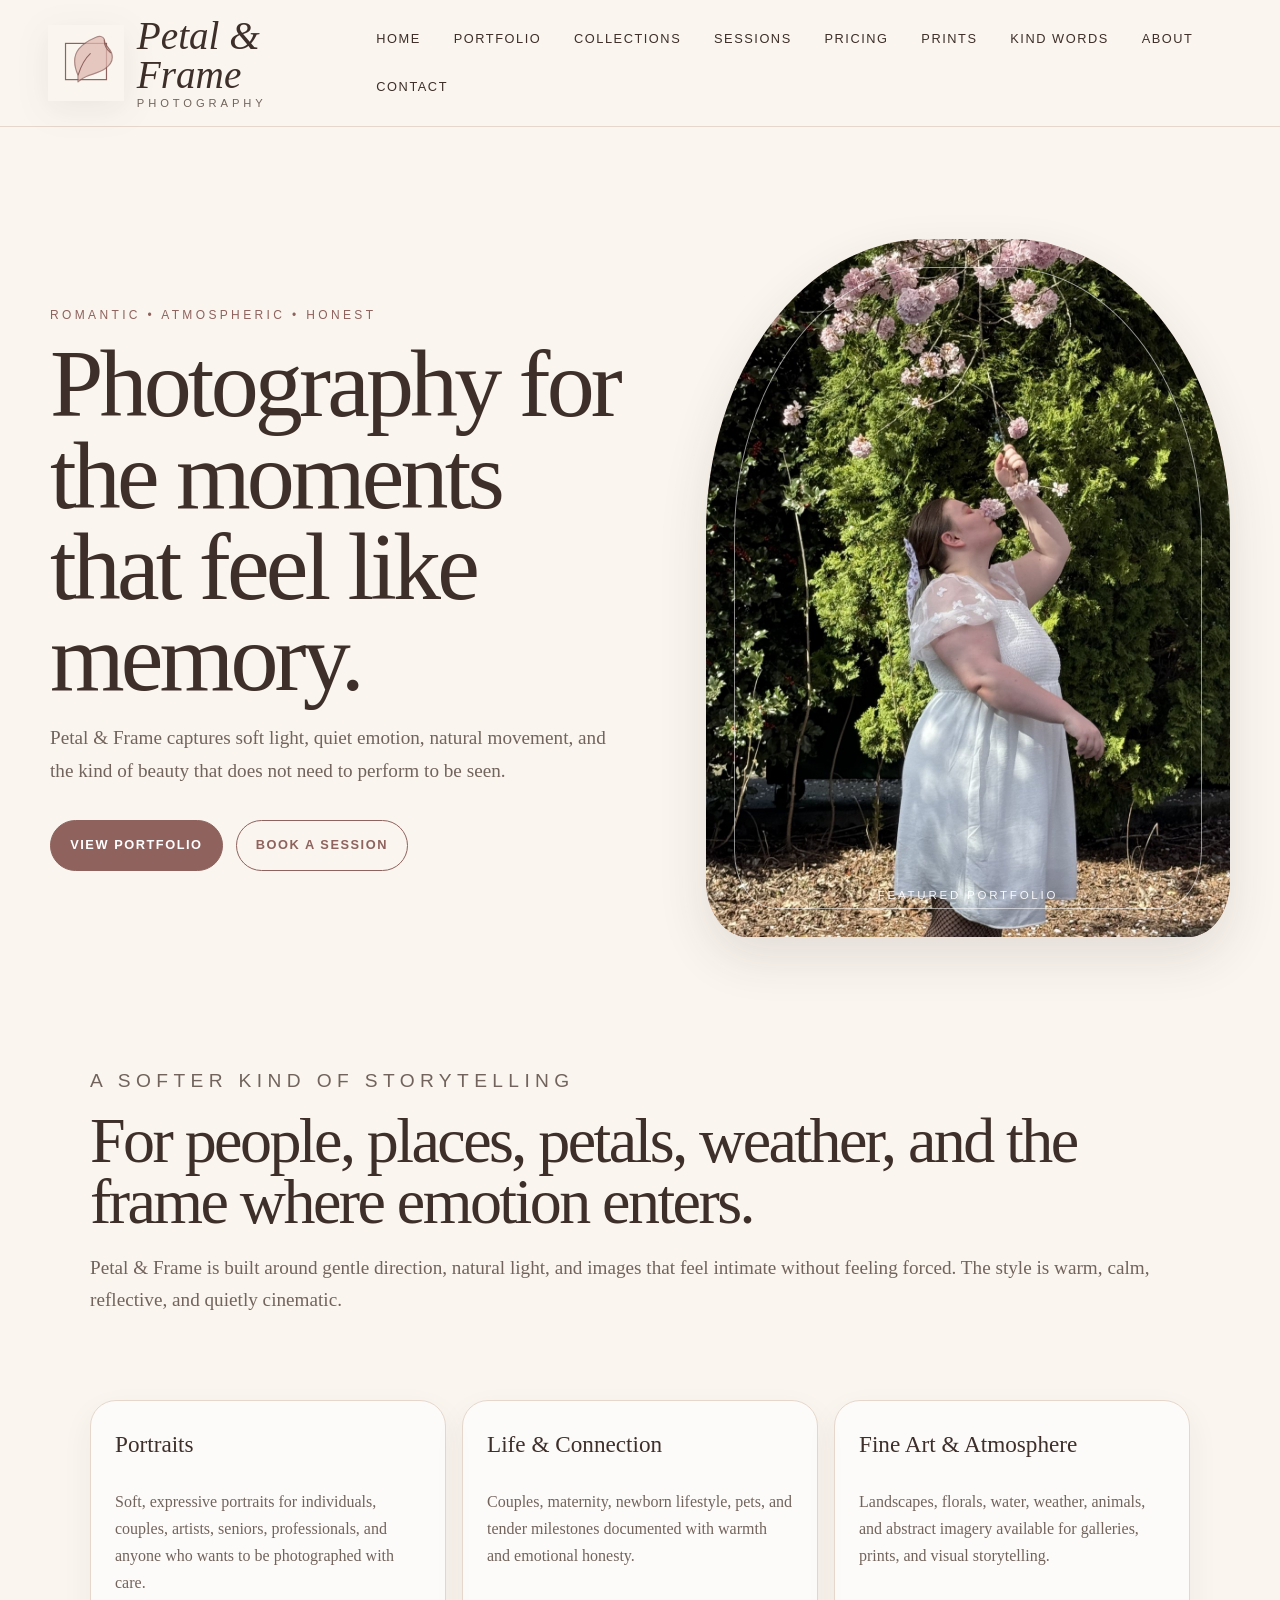
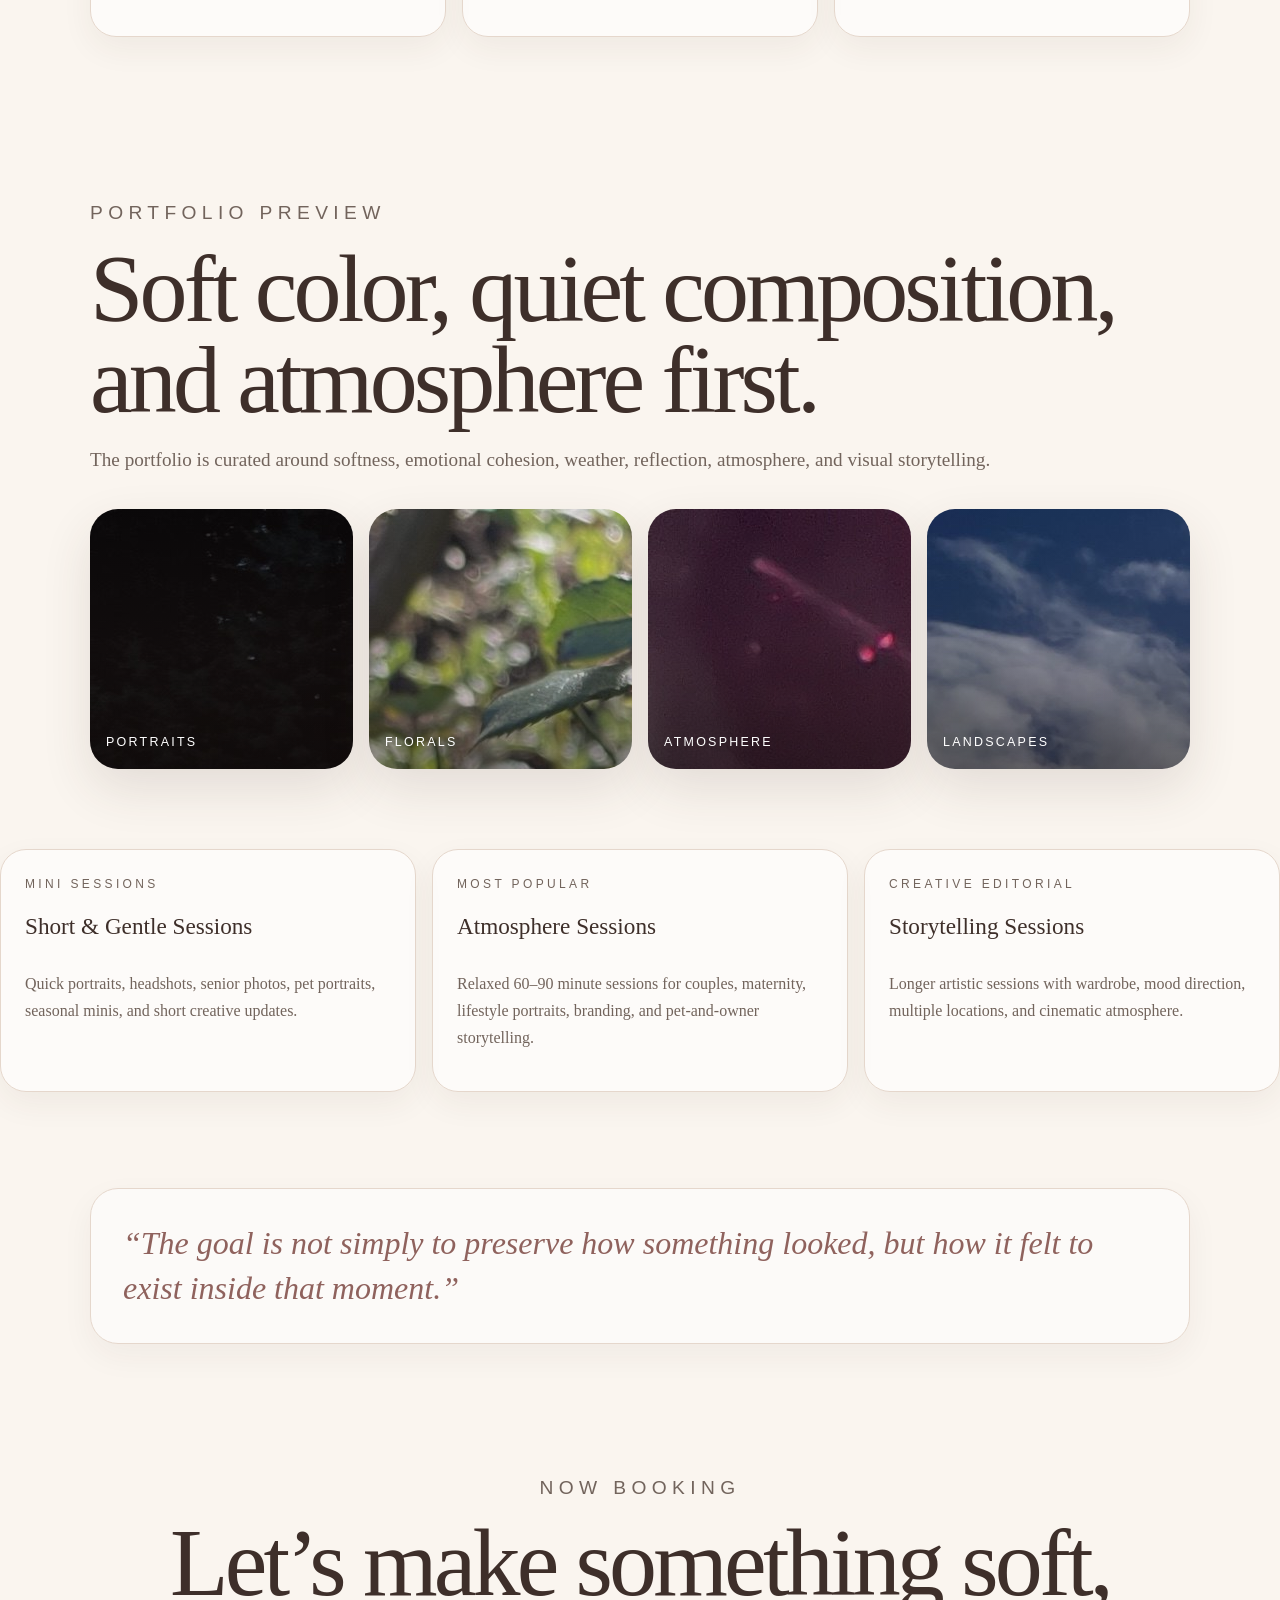
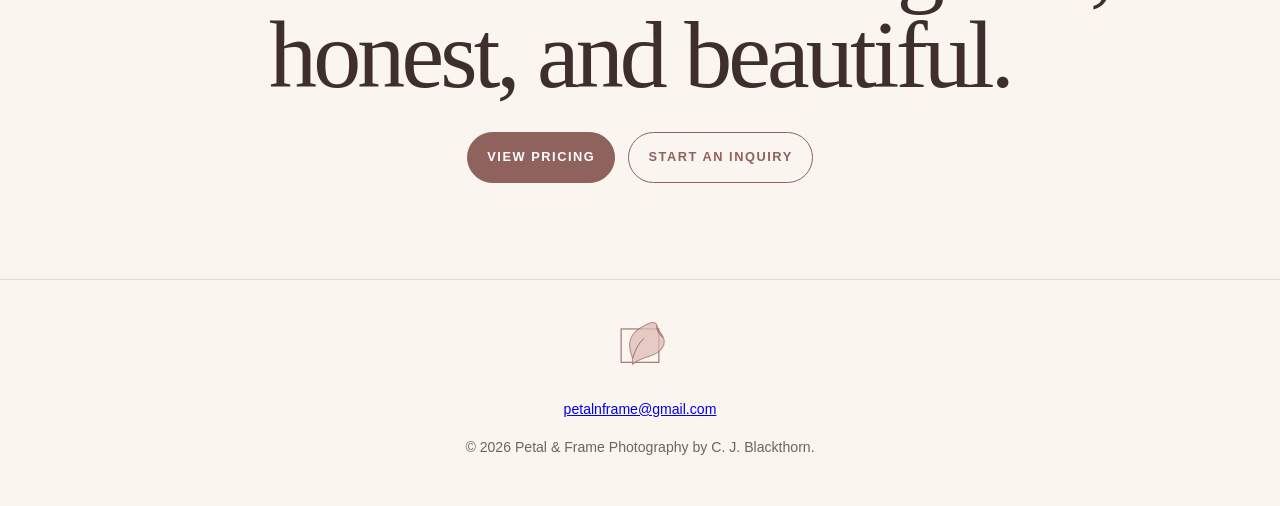
<file: index.html>
<!doctype html>
<html lang="en">
<head>
  <meta charset="utf-8">
  <meta name="viewport" content="width=device-width, initial-scale=1">
  <link rel="canonical" href="https://petalsnframes.art/">
  <title>Petal & Frame Photography | C. J. Blackthorn</title>
  <meta name="description" content="Petal & Frame Photography offers soft, romantic, atmospheric photography rooted in emotion, light, and quiet storytelling.">
  <meta property="og:title" content="Petal & Frame Photography">
  <meta property="og:description" content="Soft, romantic, atmospheric photography rooted in emotion, light, and quiet storytelling.">
  <meta property="og:type" content="website">
  <meta property="og:url" content="https://petalsnframes.art/">
  <link rel="icon" href="assets/images/branding/petal-frame-logo.svg" type="image/svg+xml">
  <link rel="stylesheet" href="assets/css/petals-and-frames.css">
</head>
<body>
<a class="skip-link" href="#main-content">Skip to main content</a>
  <header class="site-header">
    <a class="brand" href="index.html" aria-label="Petal & Frame home">
      <img class="brand-logo" src="assets/images/branding/petal-frame-logo.svg" alt="Petal & Frame logo">
      <span class="brand-wordmark">
        <span class="brand-title">Petal &amp; Frame</span>
        <span class="brand-subtitle">Photography</span>
      </span>
    </a>
    <nav class="site-nav" aria-label="Primary navigation">
      <a href="index.html">Home</a>
      <a href="portfolio.html">Portfolio</a>
      <a href="collections.html">Collections</a>
      <a href="sessions.html">Sessions</a>
      <a href="pricing.html">Pricing</a>
      <a href="prints.html">Prints</a>
      <a href="testimonials.html">Kind Words</a>
      <a href="about.html">About</a>
      <a href="contact.html">Contact</a>
    </nav>
  </header>

  <main id="main-content" tabindex="-1">
    <section class="hero">
      <div class="hero-copy">
        <p class="eyebrow">romantic • atmospheric • honest</p>
        <h1>Photography for the moments that feel like memory.</h1>
        <p class="lede">Petal &amp; Frame captures soft light, quiet emotion, natural movement, and the kind of beauty that does not need to perform to be seen.</p>
        <div class="hero-actions">
          <a class="button" href="portfolio.html">View Portfolio</a>
          <a class="button button-soft" href="contact.html">Book a Session</a>
        </div>
      </div>
      <a class="hero-art" href="portfolio.html" aria-label="View featured portfolio image">
        <img src="./_gallery/portraits-blossoms/white-dress-blossom-reaching.jpg" alt="Soft portrait under spring blossoms">
        <span>Featured portfolio</span>
      </a>
    </section>

    <section class="intro section-narrow">
      <p class="section-kicker">A softer kind of storytelling</p>
      <h2>For people, places, petals, weather, and the frame where emotion enters.</h2>
      <p>Petal &amp; Frame is built around gentle direction, natural light, and images that feel intimate without feeling forced. The style is warm, calm, reflective, and quietly cinematic.</p>
    </section>

    <section class="services">
      <article>
        <h3>Portraits</h3>
        <p>Soft, expressive portraits for individuals, couples, artists, seniors, professionals, and anyone who wants to be photographed with care.</p></article>
      <article>
        <h3>Life &amp; Connection</h3>
        <p>Couples, maternity, newborn lifestyle, pets, and tender milestones documented with warmth and emotional honesty.</p></article>
      <article>
        <h3>Fine Art &amp; Atmosphere</h3>
        <p>Landscapes, florals, water, weather, animals, and abstract imagery available for galleries, prints, and visual storytelling.</p></article>
    </section>

    <section class="gallery-preview">
      <div class="section-heading">
        <p class="section-kicker">Portfolio preview</p>
        <h2>Soft color, quiet composition, and atmosphere first.</h2>
        <p>The portfolio is curated around softness, emotional cohesion, weather, reflection, atmosphere, and visual storytelling.</p>
      </div>
      <div class="preview-grid" aria-label="Portfolio category preview tiles">
        <a class="preview-tile" href="portfolio.html" style="background-image: linear-gradient(rgba(62,43,39,.15), rgba(62,43,39,.35)), url('./_gallery/portraits-snow/snow-burgundy-smiling-close.jpg');"><span>Portraits</span></a>
        <a class="preview-tile" href="portfolio.html" style="background-image: linear-gradient(rgba(62,43,39,.12), rgba(62,43,39,.28)), url('./_gallery/florals-details/pink-rose-bee-backlit.jpg');"><span>Florals</span></a>
        <a class="preview-tile" href="portfolio.html" style="background-image: linear-gradient(rgba(62,43,39,.10), rgba(62,43,39,.35)), url('./_gallery/aquarium-abstracts/jellyfish-magenta-art-print.jpg');"><span>Atmosphere</span></a>
        <a class="preview-tile" href="portfolio.html" style="background-image: linear-gradient(rgba(62,43,39,.10), rgba(62,43,39,.35)), url('./_gallery/landscapes-coast/haystack-rock-dramatic-sky.jpg');"><span>Landscapes</span></a>
      </div>
    </section>

    <section class="pricing-details" style="padding-bottom:5rem;">
      <article class="pricing-detail-card">
        <p class="card-kicker">Mini Sessions</p>
        <h3>Short & Gentle Sessions</h3>
        <p>Quick portraits, headshots, senior photos, pet portraits, seasonal minis, and short creative updates.</p>
      </article>

      <article class="pricing-detail-card">
        <p class="card-kicker">Most Popular</p>
        <h3>Atmosphere Sessions</h3>
        <p>Relaxed 60–90 minute sessions for couples, maternity, lifestyle portraits, branding, and pet-and-owner storytelling.</p>
      </article>

      <article class="pricing-detail-card">
        <p class="card-kicker">Creative Editorial</p>
        <h3>Storytelling Sessions</h3>
        <p>Longer artistic sessions with wardrobe, mood direction, multiple locations, and cinematic atmosphere.</p>
      </article>
    </section>

    <section class="quote-section">
      <blockquote>
        “The goal is not simply to preserve how something looked, but how it felt to exist inside that moment.”
      </blockquote>
    </section>

    <section class="cta">
      <p class="section-kicker">Now booking</p>
      <h2>Let’s make something soft, honest, and beautiful.</h2>
      <div class="hero-actions" style="justify-content:center;">
        <a class="button" href="pricing.html">View Pricing</a>
        <a class="button button-soft" href="contact.html">Start an Inquiry</a>
      </div>
    </section>
  </main>

  <footer class="site-footer">
    <div class="footer-brand"><img class="footer-logo" src="assets/images/branding/petal-frame-logo.svg" alt="Petal & Frame logo"></div>
    <p><a href="mailto:petalnframe@gmail.com?subject=Petal%20%26%20Frame%20Photography%20Inquiry">petalnframe@gmail.com</a></p>
    <p>&copy; <span id="year"></span> Petal &amp; Frame Photography by C. J. Blackthorn.</p>
  </footer>
  <script>document.getElementById('year').textContent = new Date().getFullYear();</script>
</body>
</html>
</file>
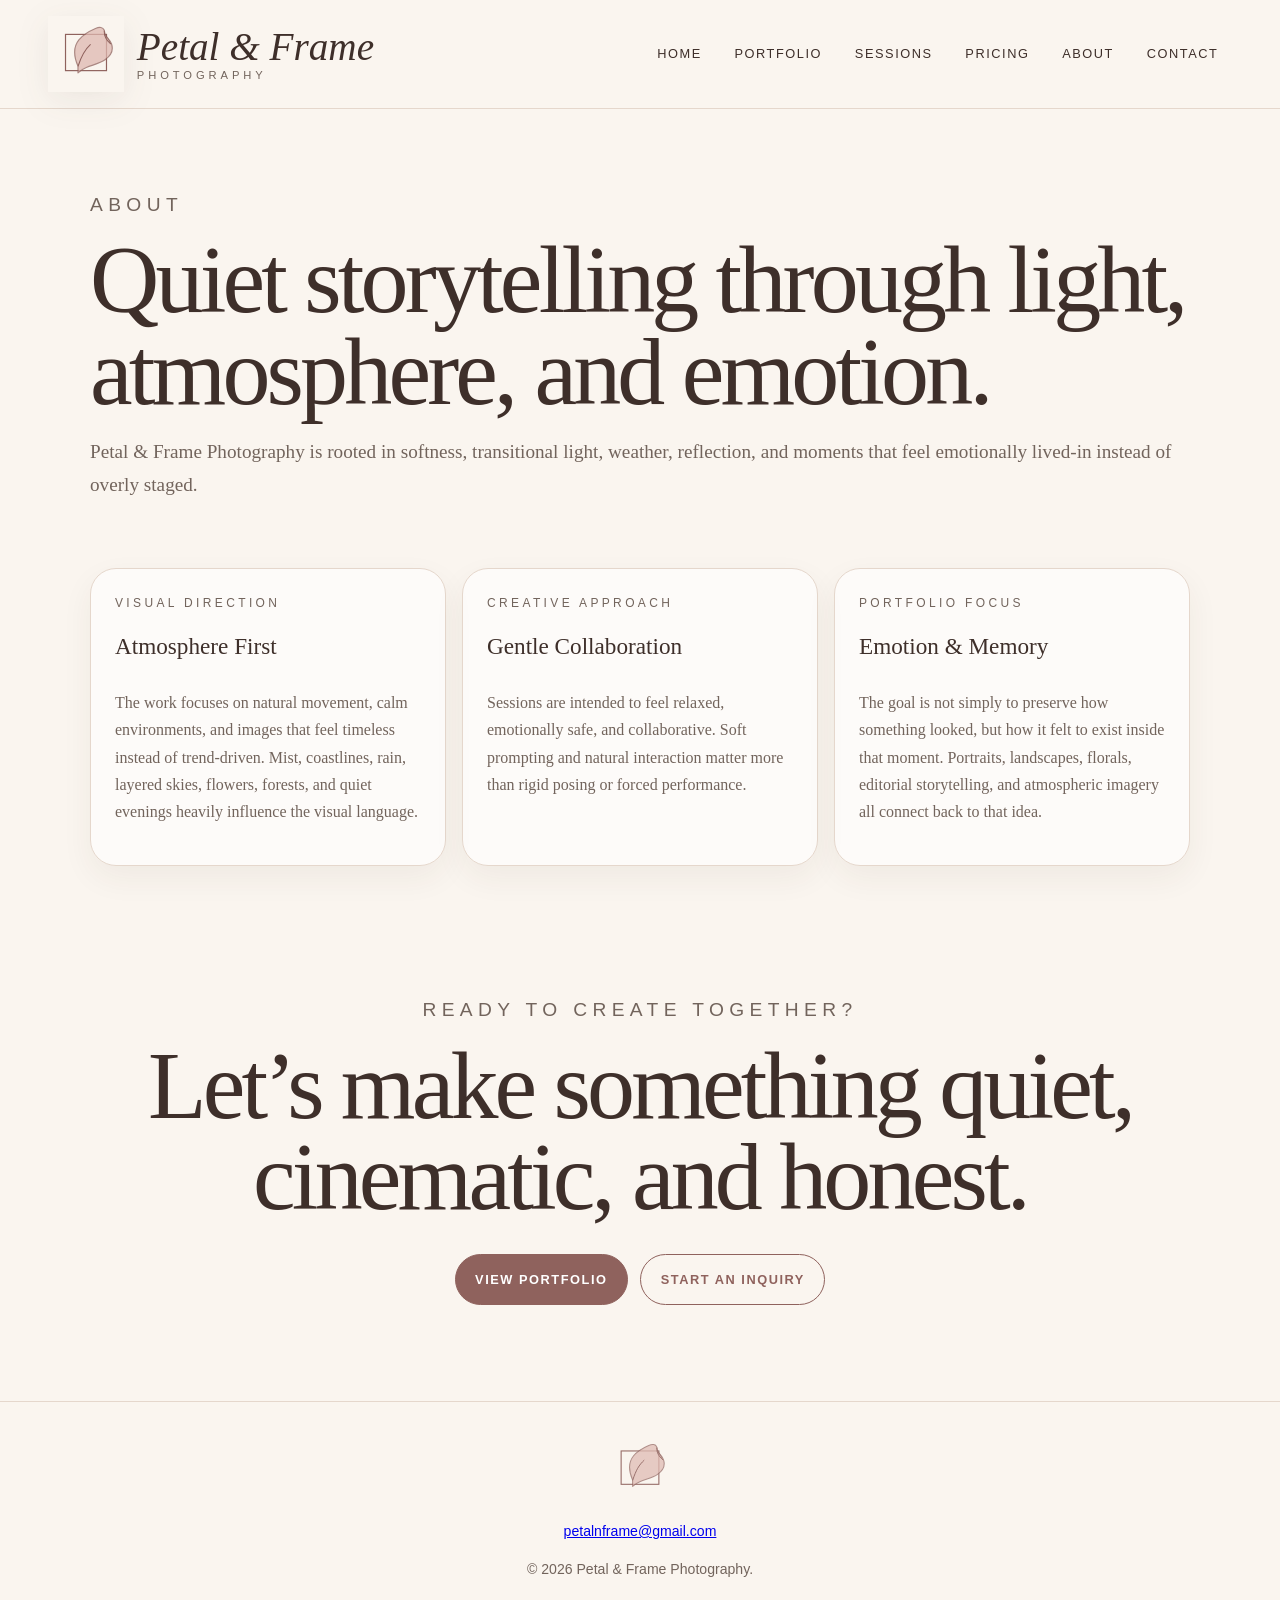
<file: about.html>
<!doctype html>
<html lang="en">
<head>
  <meta charset="utf-8">
  <meta name="viewport" content="width=device-width, initial-scale=1">
  <link rel="canonical" href="https://petalsnframes.art/about.html">
  <title>About | Petal & Frame Photography</title>
  <meta name="description" content="About Petal & Frame Photography and the atmospheric visual style behind the work.">
  <link rel="icon" href="assets/images/branding/petal-frame-logo.svg" type="image/svg+xml">
  <link rel="stylesheet" href="assets/css/petals-and-frames.css">
</head>
<body>
<a class="skip-link" href="#main-content">Skip to main content</a>
  <header class="site-header">
    <a class="brand" href="index.html">
      <img class="brand-logo" src="assets/images/branding/petal-frame-logo.svg" alt="Petal & Frame logo">
      <span class="brand-wordmark">
        <span class="brand-title">Petal &amp; Frame</span>
        <span class="brand-subtitle">Photography</span>
      </span>
    </a>
    <nav class="site-nav">
      <a href="index.html">Home</a>
      <a href="portfolio.html">Portfolio</a>
      <a href="sessions.html">Sessions</a>
      <a href="pricing.html">Pricing</a>
      <a href="about.html">About</a>
      <a href="contact.html">Contact</a>
    </nav>
  </header>

  <main id="main-content" tabindex="-1" class="page-shell">
    <section class="page-hero">
      <p class="section-kicker">About</p>
      <h1>Quiet storytelling through light, atmosphere, and emotion.</h1>
      <p>Petal &amp; Frame Photography is rooted in softness, transitional light, weather, reflection, and moments that feel emotionally lived-in instead of overly staged.</p>
    </section>

    <section class="pricing-details" style="padding-bottom:4rem;">
      <article class="pricing-detail-card">
        <p class="card-kicker">Visual Direction</p>
        <h3>Atmosphere First</h3>
        <p>The work focuses on natural movement, calm environments, and images that feel timeless instead of trend-driven. Mist, coastlines, rain, layered skies, flowers, forests, and quiet evenings heavily influence the visual language.</p>
      </article>

      <article class="pricing-detail-card">
        <p class="card-kicker">Creative Approach</p>
        <h3>Gentle Collaboration</h3>
        <p>Sessions are intended to feel relaxed, emotionally safe, and collaborative. Soft prompting and natural interaction matter more than rigid posing or forced performance.</p>
      </article>

      <article class="pricing-detail-card">
        <p class="card-kicker">Portfolio Focus</p>
        <h3>Emotion & Memory</h3>
        <p>The goal is not simply to preserve how something looked, but how it felt to exist inside that moment. Portraits, landscapes, florals, editorial storytelling, and atmospheric imagery all connect back to that idea.</p>
      </article>
    </section>

    <section class="cta">
      <p class="section-kicker">Ready to create together?</p>
      <h2>Let’s make something quiet, cinematic, and honest.</h2>
      <div class="hero-actions" style="justify-content:center;">
        <a class="button" href="portfolio.html">View Portfolio</a>
        <a class="button button-soft" href="contact.html">Start an Inquiry</a>
      </div>
    </section>
  </main>

  <footer class="site-footer">
    <div class="footer-brand"><img class="footer-logo" src="assets/images/branding/petal-frame-logo.svg" alt="Petal & Frame logo"></div>
    <p><a href="mailto:petalnframe@gmail.com?subject=Petal%20%26%20Frame%20Photography%20Inquiry">petalnframe@gmail.com</a></p>
    <p>&copy; <span id="year"></span> Petal &amp; Frame Photography.</p>
  </footer>

  <script>document.getElementById('year').textContent = new Date().getFullYear();</script>
</body>
</html>
</file>
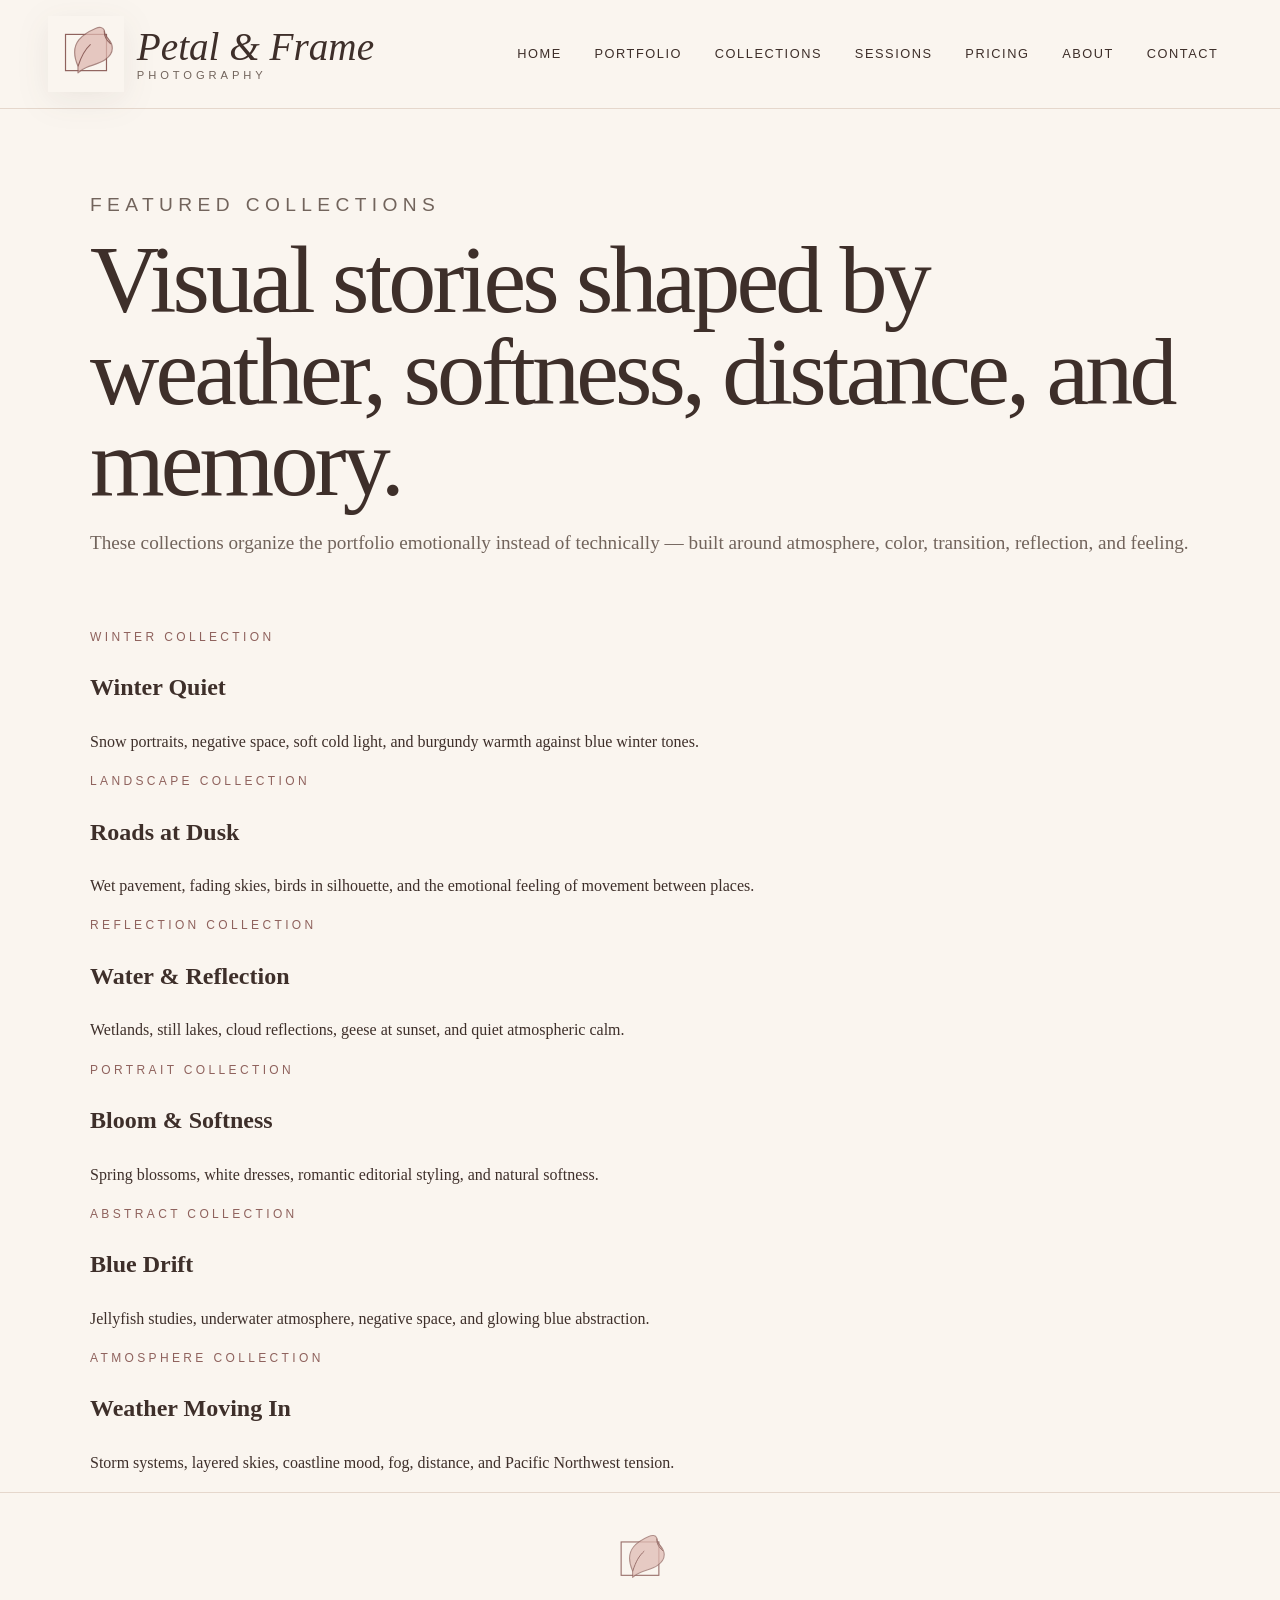
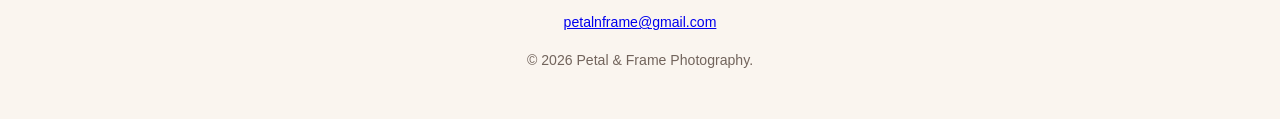
<file: collections.html>
<!doctype html>
<html lang="en">
<head>
  <meta charset="utf-8">
  <meta name="viewport" content="width=device-width, initial-scale=1">
  <link rel="canonical" href="https://petalsnframes.art/collections.html">
  <title>Featured Collections | Petal & Frame Photography</title>
  <meta name="description" content="Curated atmospheric photography collections from Petal & Frame Photography.">
  <link rel="icon" href="assets/images/branding/petal-frame-logo.svg" type="image/svg+xml">
  <link rel="stylesheet" href="assets/css/petals-and-frames.css">
</head>
<body>
<a class="skip-link" href="#main-content">Skip to main content</a>
<header class="site-header">
<a class="brand" href="index.html">
<img class="brand-logo" src="assets/images/branding/petal-frame-logo.svg" alt="Petal & Frame logo">
<span class="brand-wordmark"><span class="brand-title">Petal &amp; Frame</span><span class="brand-subtitle">Photography</span></span>
</a>
<nav class="site-nav">
<a href="index.html">Home</a>
<a href="portfolio.html">Portfolio</a>
<a href="collections.html">Collections</a>
<a href="sessions.html">Sessions</a>
<a href="pricing.html">Pricing</a>
<a href="about.html">About</a>
<a href="contact.html">Contact</a>
</nav>
</header>
<main id="main-content" tabindex="-1" class="page-shell">
<section class="page-hero">
<p class="section-kicker">Featured Collections</p>
<h1>Visual stories shaped by weather, softness, distance, and memory.</h1>
<p>These collections organize the portfolio emotionally instead of technically — built around atmosphere, color, transition, reflection, and feeling.</p>
</section>
<section class="collections-grid">
<article class="collection-card collection-rose"><div><p class="card-kicker">Winter Collection</p><h2>Winter Quiet</h2><p>Snow portraits, negative space, soft cold light, and burgundy warmth against blue winter tones.</p></div></article>
<article class="collection-card collection-mist"><div><p class="card-kicker">Landscape Collection</p><h2>Roads at Dusk</h2><p>Wet pavement, fading skies, birds in silhouette, and the emotional feeling of movement between places.</p></div></article>
<article class="collection-card collection-water"><div><p class="card-kicker">Reflection Collection</p><h2>Water & Reflection</h2><p>Wetlands, still lakes, cloud reflections, geese at sunset, and quiet atmospheric calm.</p></div></article>
<article class="collection-card collection-bloom"><div><p class="card-kicker">Portrait Collection</p><h2>Bloom & Softness</h2><p>Spring blossoms, white dresses, romantic editorial styling, and natural softness.</p></div></article>
<article class="collection-card collection-night"><div><p class="card-kicker">Abstract Collection</p><h2>Blue Drift</h2><p>Jellyfish studies, underwater atmosphere, negative space, and glowing blue abstraction.</p></div></article>
<article class="collection-card collection-storm"><div><p class="card-kicker">Atmosphere Collection</p><h2>Weather Moving In</h2><p>Storm systems, layered skies, coastline mood, fog, distance, and Pacific Northwest tension.</p></div></article>
</section>
</main>
<footer class="site-footer">
<div class="footer-brand"><img class="footer-logo" src="assets/images/branding/petal-frame-logo.svg" alt="Petal & Frame logo"></div>
<p><a href="mailto:petalnframe@gmail.com">petalnframe@gmail.com</a></p>
<p>&copy; <span id="year"></span> Petal &amp; Frame Photography.</p>
</footer>
<script>document.getElementById('year').textContent=new Date().getFullYear();</script>
</body>
</html>
</file>
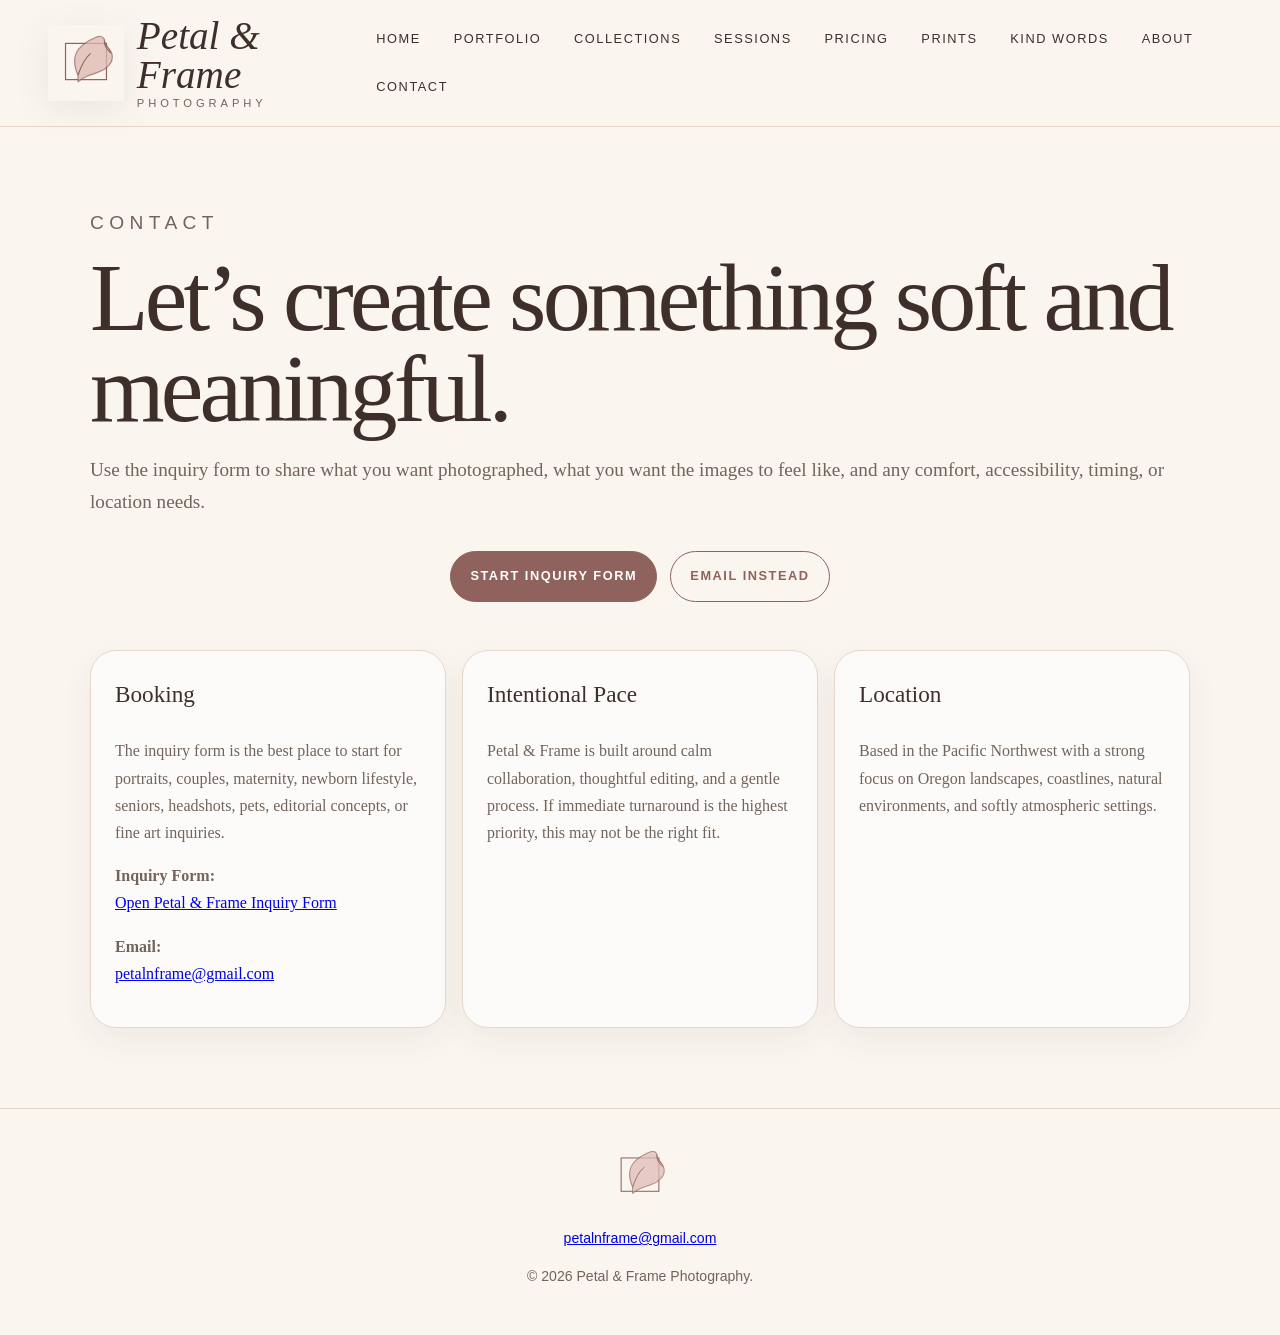
<file: contact.html>
<!doctype html>
<html lang="en">
<head>
  <meta charset="utf-8">
  <meta name="viewport" content="width=device-width, initial-scale=1">
  <link rel="canonical" href="https://petalsnframes.art/contact.html">
  <title>Contact | Petal & Frame Photography</title>
  <meta name="description" content="Contact Petal & Frame Photography for portrait, fine art, atmospheric, and storytelling photography inquiries.">
  <link rel="icon" href="assets/images/branding/petal-frame-logo.svg" type="image/svg+xml">
  <link rel="stylesheet" href="assets/css/petals-and-frames.css">
</head>
<body>
<a class="skip-link" href="#main-content">Skip to main content</a>
  <header class="site-header">
    <a class="brand" href="index.html">
      <img class="brand-logo" src="assets/images/branding/petal-frame-logo.svg" alt="Petal & Frame logo">
      <span class="brand-wordmark">
        <span class="brand-title">Petal &amp; Frame</span>
        <span class="brand-subtitle">Photography</span>
      </span>
    </a>
    <nav class="site-nav">
      <a href="index.html">Home</a>
      <a href="portfolio.html">Portfolio</a>
      <a href="collections.html">Collections</a>
      <a href="sessions.html">Sessions</a>
      <a href="pricing.html">Pricing</a>
      <a href="prints.html">Prints</a>
      <a href="testimonials.html">Kind Words</a>
      <a href="about.html">About</a>
      <a href="contact.html">Contact</a>
    </nav>
  </header>

  <main id="main-content" tabindex="-1" class="page-shell">
    <section class="page-hero">
      <p class="section-kicker">Contact</p>
      <h1>Let’s create something soft and meaningful.</h1>
      <p>Use the inquiry form to share what you want photographed, what you want the images to feel like, and any comfort, accessibility, timing, or location needs.</p>
      <div class="hero-actions" style="justify-content:center;">
        <a class="button" href="https://docs.google.com/forms/d/e/1FAIpQLSeJhWc-fNw6PMxBnl1z6Qzbkr47TUX3YawR02JhiY_niZFMQg/viewform" target="_blank" rel="noopener">Start Inquiry Form</a>
        <a class="button button-soft" href="mailto:petalnframe@gmail.com?subject=Petal%20%26%20Frame%20Photography%20Inquiry">Email Instead</a>
      </div>
    </section>

    <section class="page-grid">
      <article class="contact-card">
        <h3>Booking</h3>
        <p>The inquiry form is the best place to start for portraits, couples, maternity, newborn lifestyle, seniors, headshots, pets, editorial concepts, or fine art inquiries.</p>
        <p><strong>Inquiry Form:</strong><br><a href="https://docs.google.com/forms/d/e/1FAIpQLSeJhWc-fNw6PMxBnl1z6Qzbkr47TUX3YawR02JhiY_niZFMQg/viewform" target="_blank" rel="noopener">Open Petal &amp; Frame Inquiry Form</a></p>
        <p><strong>Email:</strong><br><a href="mailto:petalnframe@gmail.com?subject=Petal%20%26%20Frame%20Photography%20Inquiry">petalnframe@gmail.com</a></p>
      </article>

      <article class="contact-card">
        <h3>Intentional Pace</h3>
        <p>Petal &amp; Frame is built around calm collaboration, thoughtful editing, and a gentle process. If immediate turnaround is the highest priority, this may not be the right fit.</p>
      </article>

      <article class="contact-card">
        <h3>Location</h3>
        <p>Based in the Pacific Northwest with a strong focus on Oregon landscapes, coastlines, natural environments, and softly atmospheric settings.</p>
      </article>
    </section>
  </main>

  <footer class="site-footer">
    <div class="footer-brand"><img class="footer-logo" src="assets/images/branding/petal-frame-logo.svg" alt="Petal & Frame logo"></div>
    <p><a href="mailto:petalnframe@gmail.com?subject=Petal%20%26%20Frame%20Photography%20Inquiry">petalnframe@gmail.com</a></p>
    <p>&copy; <span id="year"></span> Petal &amp; Frame Photography.</p>
  </footer>
  <script>document.getElementById('year').textContent = new Date().getFullYear();</script>
</body>
</html>
</file>
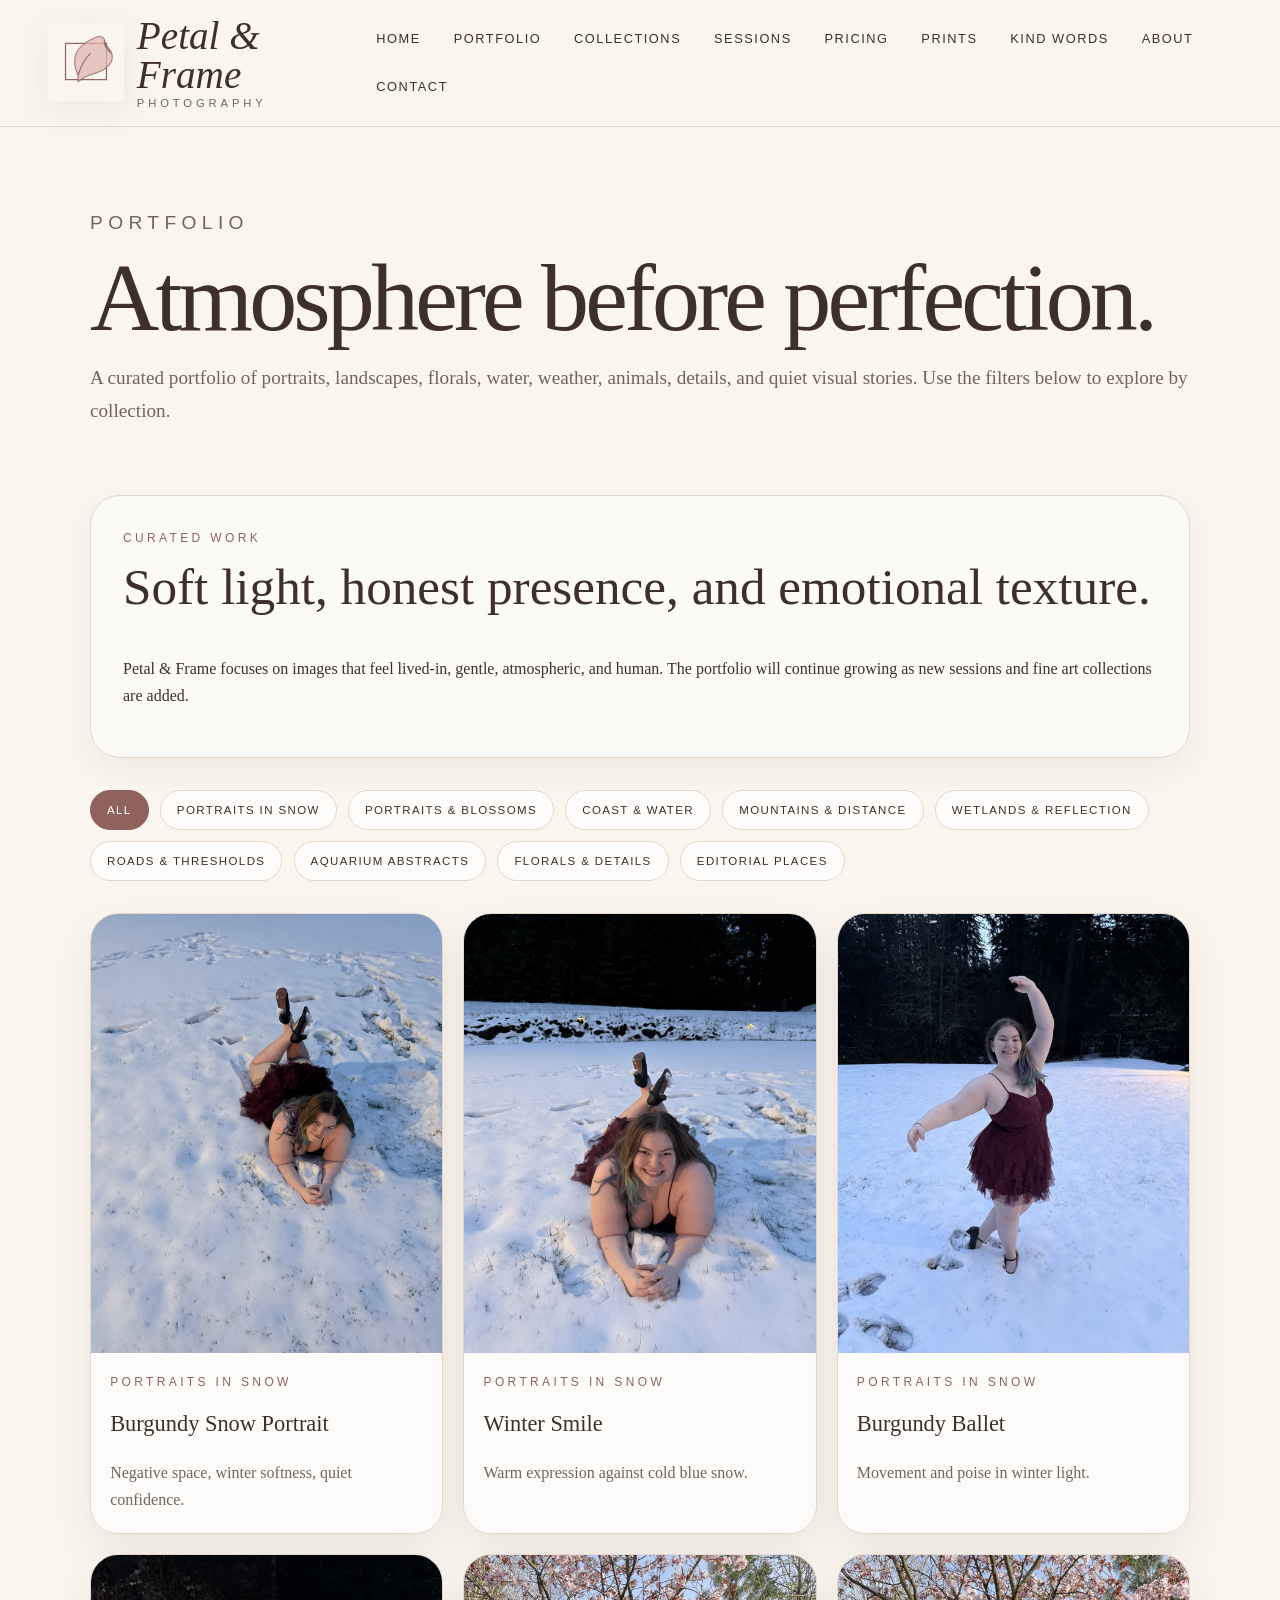
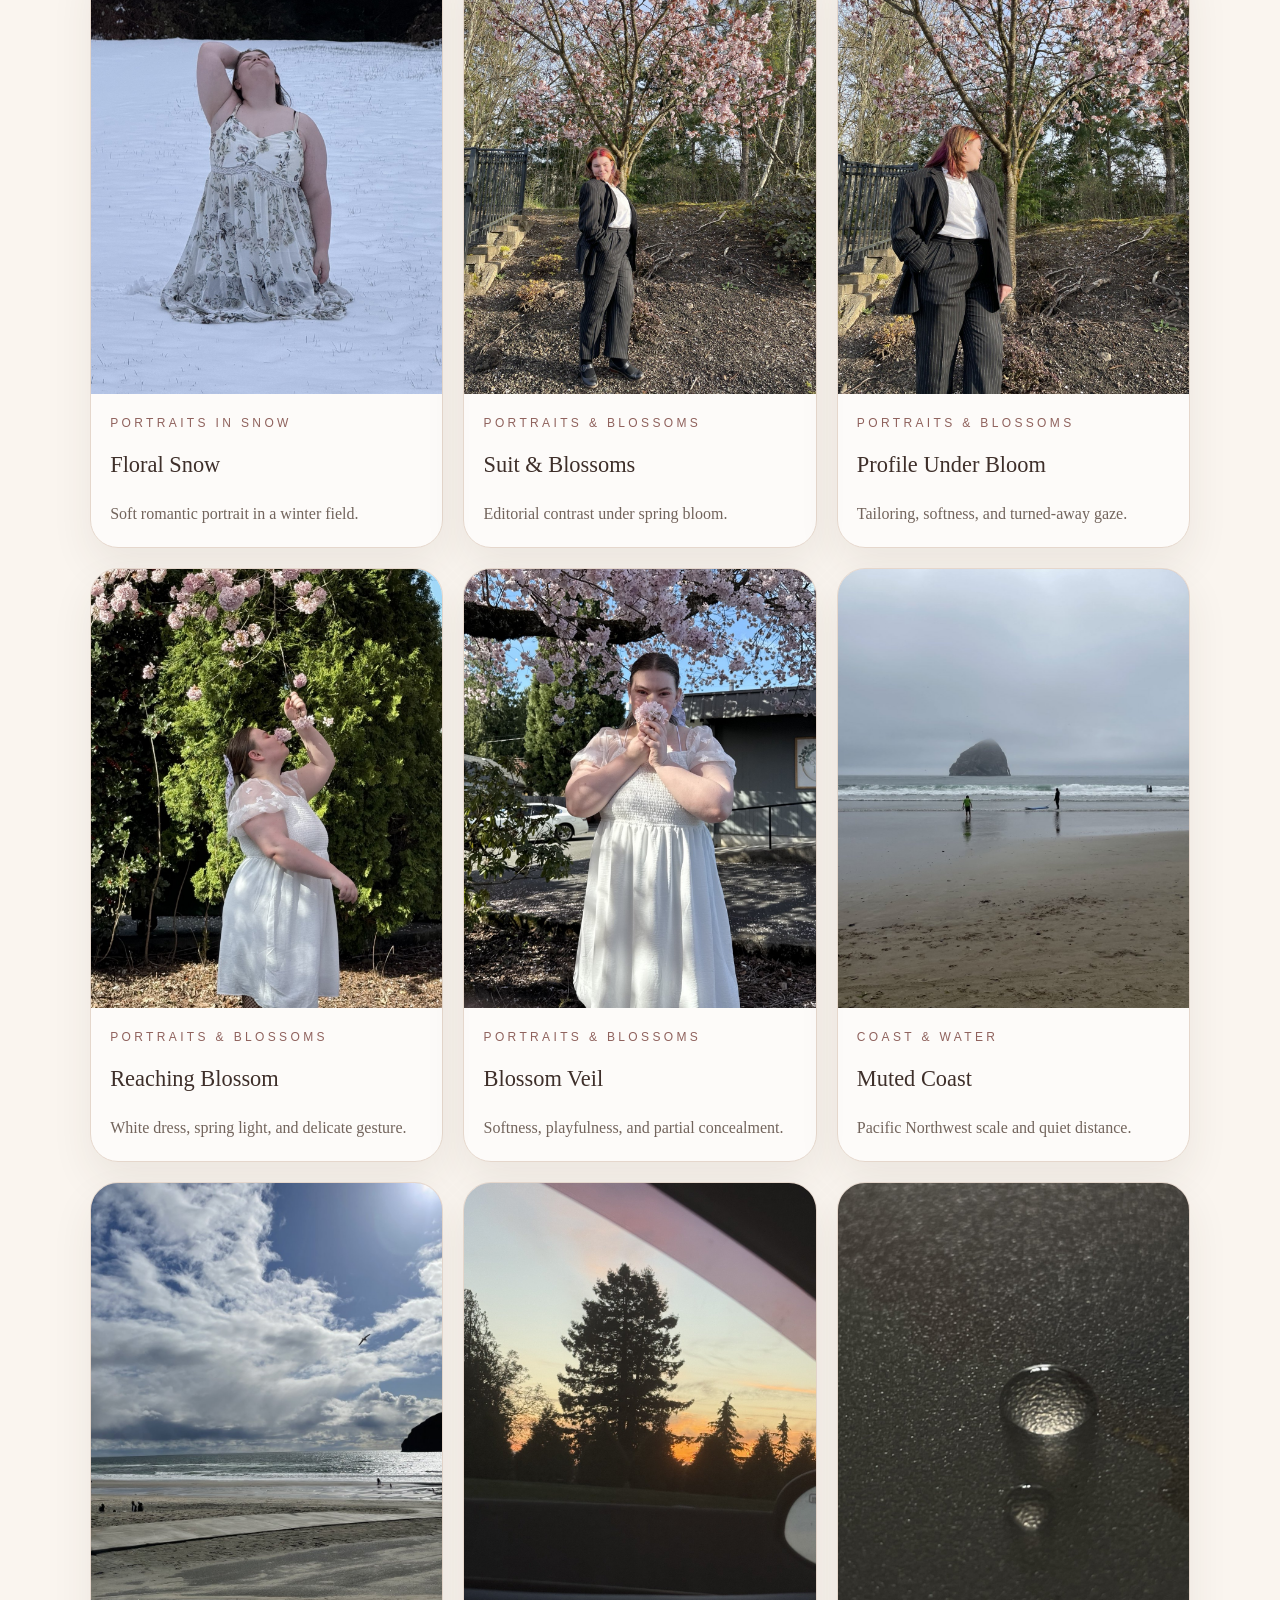
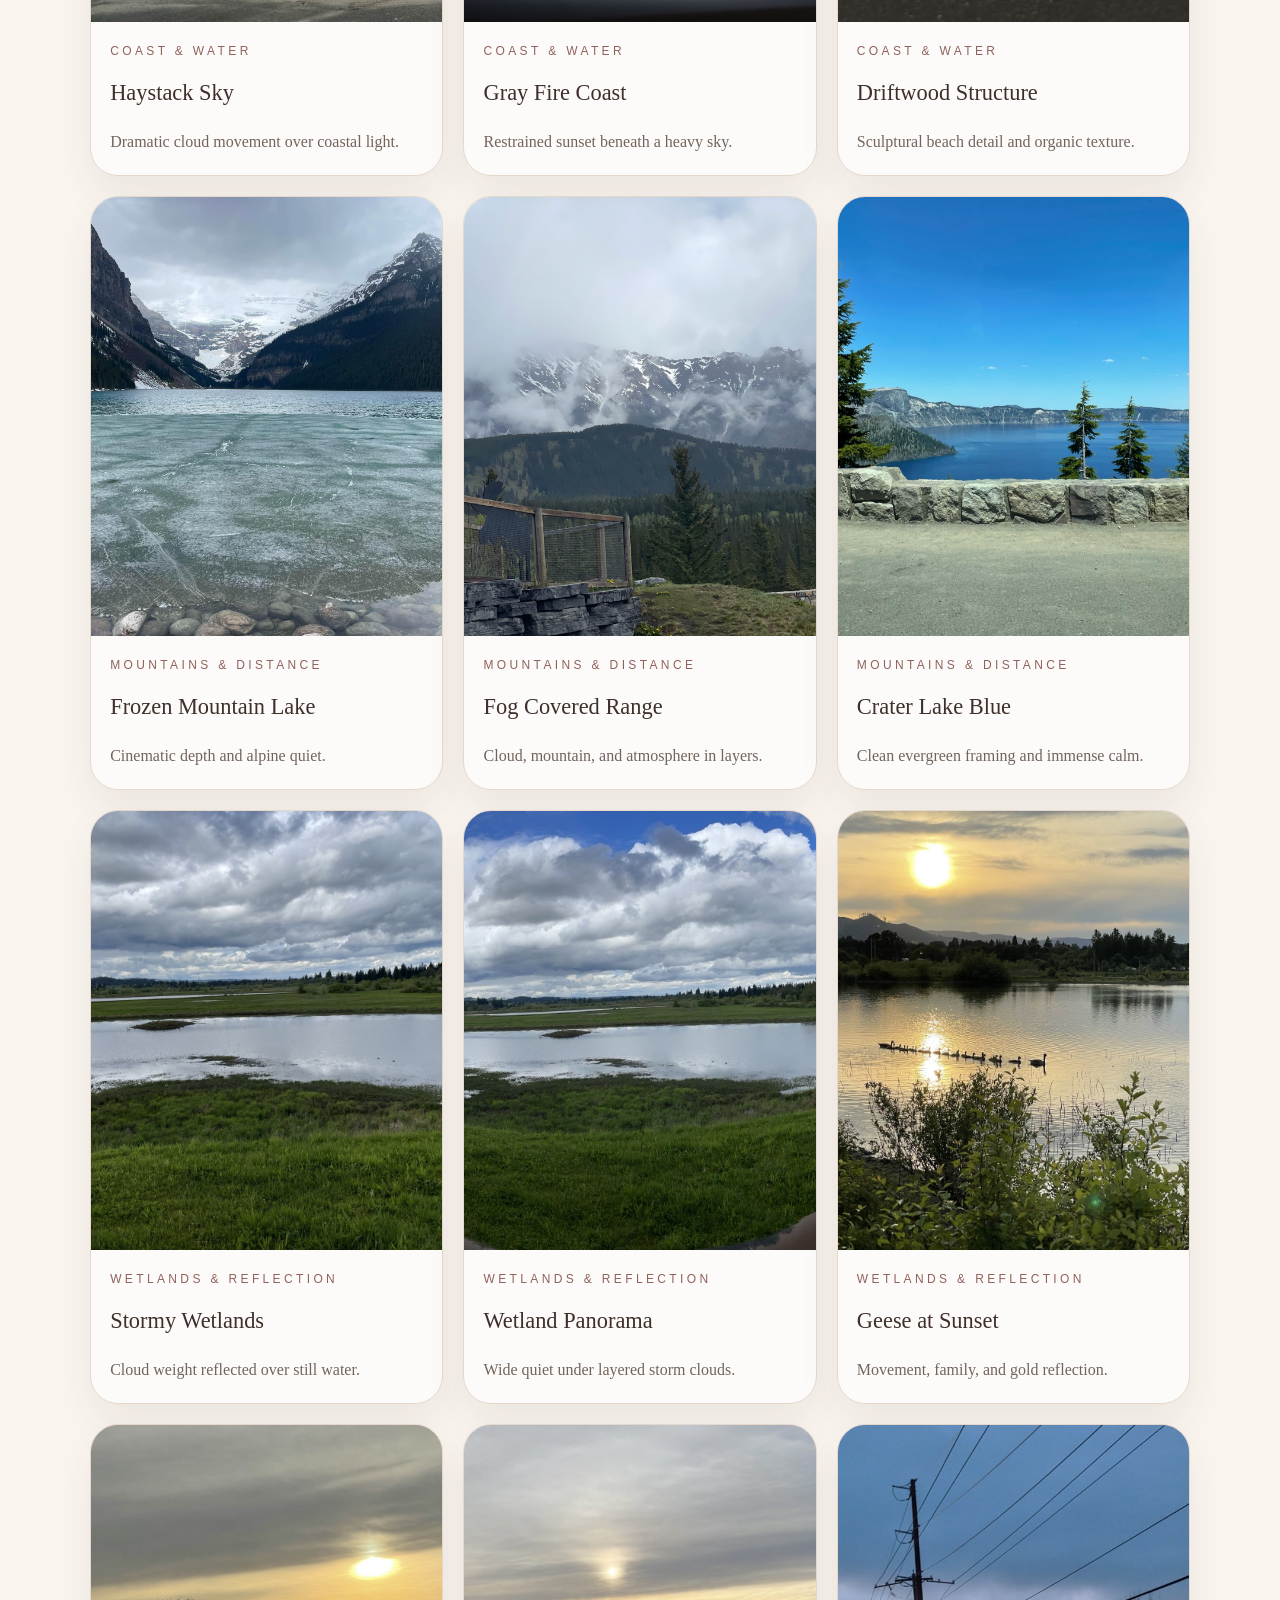
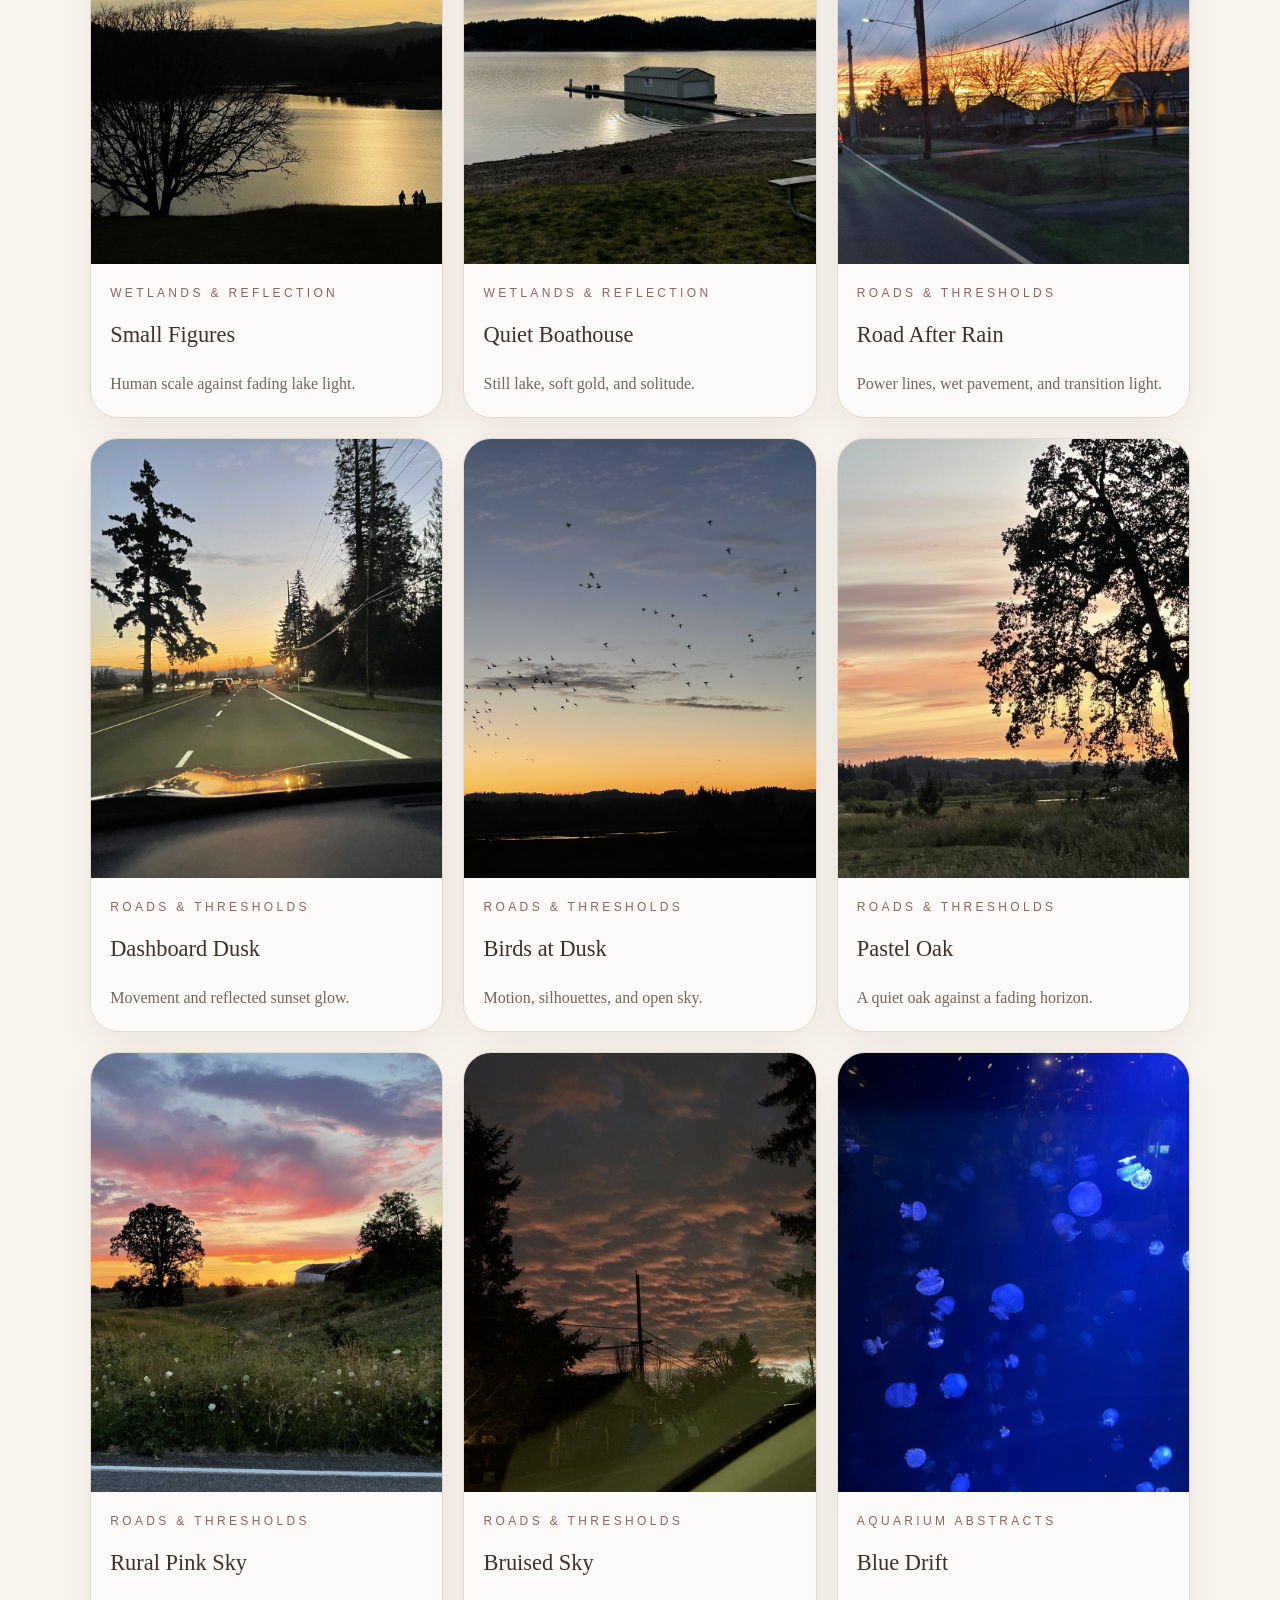
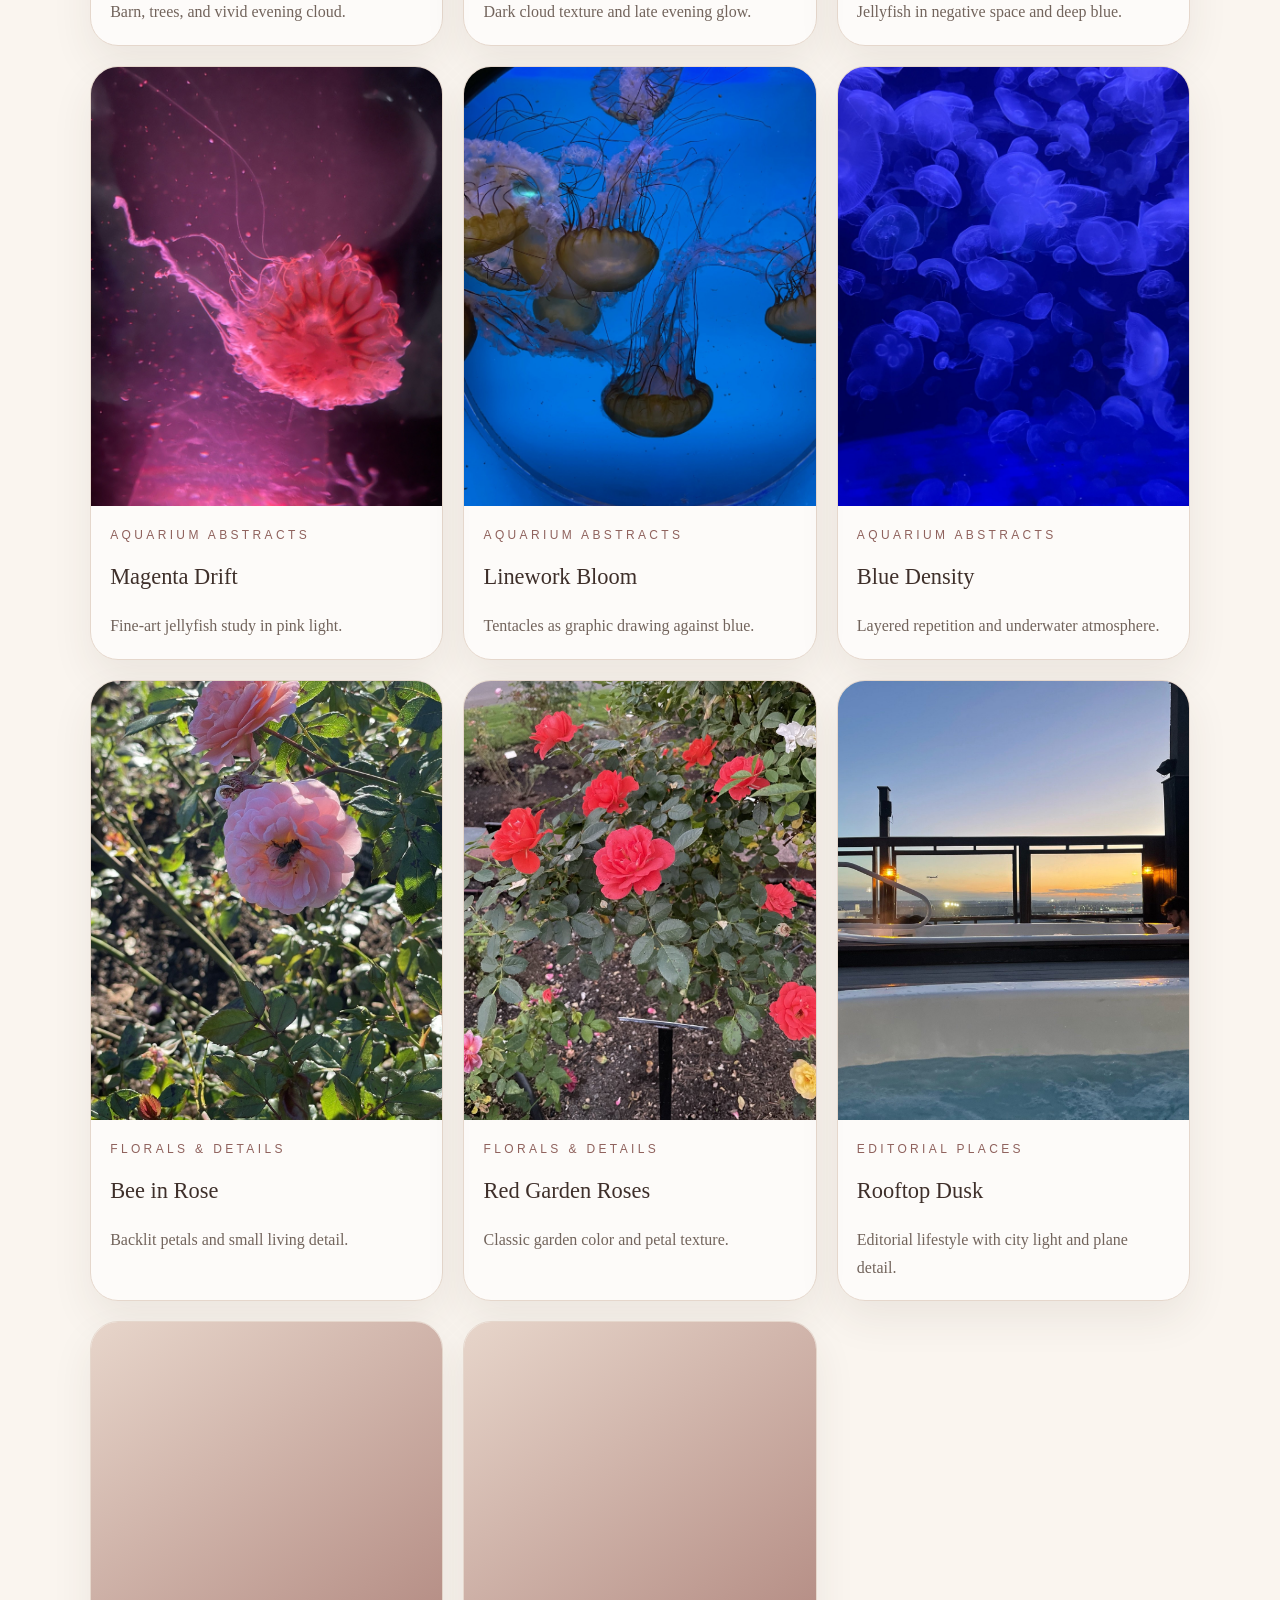
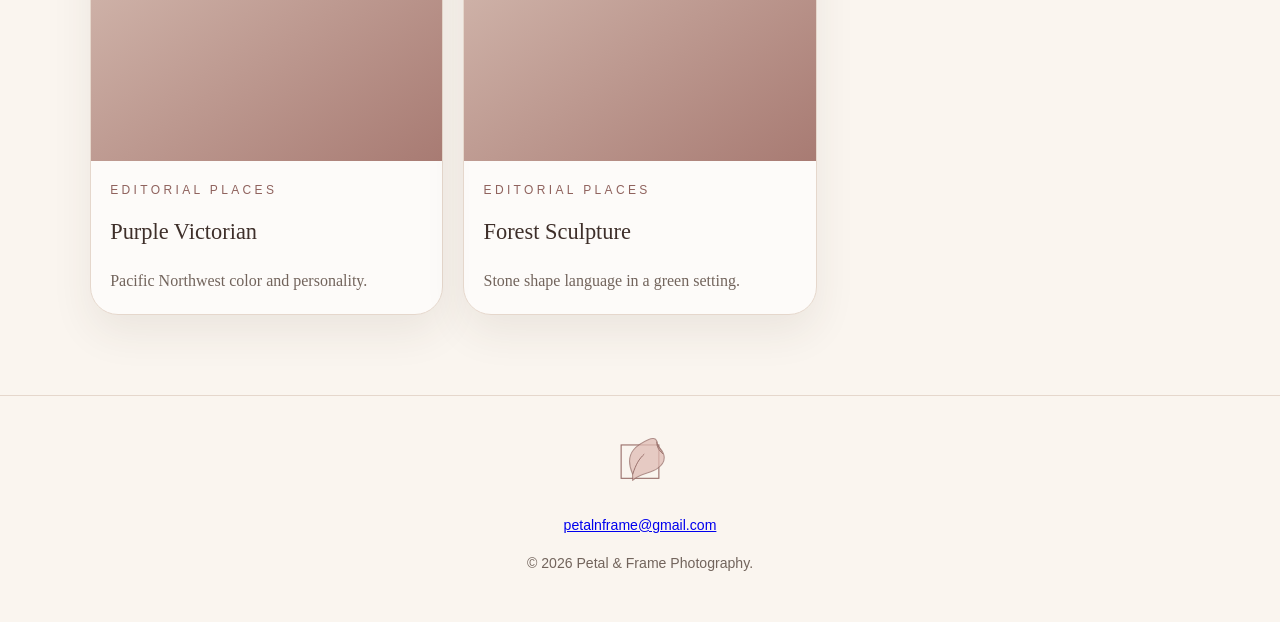
<file: portfolio.html>
<!doctype html>
<html lang="en">
<head>
  <meta charset="utf-8">
  <meta name="viewport" content="width=device-width, initial-scale=1">
  <link rel="canonical" href="https://petalsnframes.art/portfolio.html">
  <title>Portfolio | Petal & Frame Photography</title>
  <meta name="description" content="Atmospheric portrait, floral, landscape, animal, water, and fine art photography portfolio by Petal & Frame Photography.">
  <link rel="icon" href="assets/images/branding/petal-frame-logo.svg" type="image/svg+xml">
  <link rel="stylesheet" href="assets/css/petals-and-frames.css">
</head>
<body>
<a class="skip-link" href="#main-content">Skip to main content</a>
  <header class="site-header">
    <a class="brand" href="index.html">
      <img class="brand-logo" src="assets/images/branding/petal-frame-logo.svg" alt="Petal & Frame logo">
      <span class="brand-wordmark">
        <span class="brand-title">Petal &amp; Frame</span>
        <span class="brand-subtitle">Photography</span>
      </span>
    </a>
    <nav class="site-nav">
      <a href="index.html">Home</a>
      <a href="portfolio.html">Portfolio</a>
      <a href="collections.html">Collections</a>
      <a href="sessions.html">Sessions</a>
      <a href="pricing.html">Pricing</a>
      <a href="prints.html">Prints</a>
      <a href="testimonials.html">Kind Words</a>
      <a href="about.html">About</a>
      <a href="contact.html">Contact</a>
    </nav>
  </header>

  <main id="main-content" tabindex="-1" class="page-shell">
    <section class="page-hero portfolio-hero">
      <p class="section-kicker">Portfolio</p>
      <h1>Atmosphere before perfection.</h1>
      <p>A curated portfolio of portraits, landscapes, florals, water, weather, animals, details, and quiet visual stories. Use the filters below to explore by collection.</p>
    </section>

    <section class="portfolio-system-note">
      <div>
        <p class="card-kicker">Curated Work</p>
        <h2>Soft light, honest presence, and emotional texture.</h2>
        <p>Petal &amp; Frame focuses on images that feel lived-in, gentle, atmospheric, and human. The portfolio will continue growing as new sessions and fine art collections are added.</p>
      </div>
    </section>

    <section class="gallery-filter-bar" data-gallery-filters aria-label="Gallery category filters"></section>

    <section class="gallery-grid" data-gallery aria-label="Photography portfolio gallery"></section>
  </main>

  <footer class="site-footer">
    <div class="footer-brand"><img class="footer-logo" src="assets/images/branding/petal-frame-logo.svg" alt="Petal & Frame logo"></div>
    <p><a href="mailto:petalnframe@gmail.com?subject=Petal%20%26%20Frame%20Photography%20Inquiry">petalnframe@gmail.com</a></p>
    <p>&copy; <span id="year"></span> Petal &amp; Frame Photography.</p>
  </footer>

  <script src="assets/js/gallery.js"></script>
  <script>document.getElementById('year').textContent = new Date().getFullYear();</script>
</body>
</html>
</file>
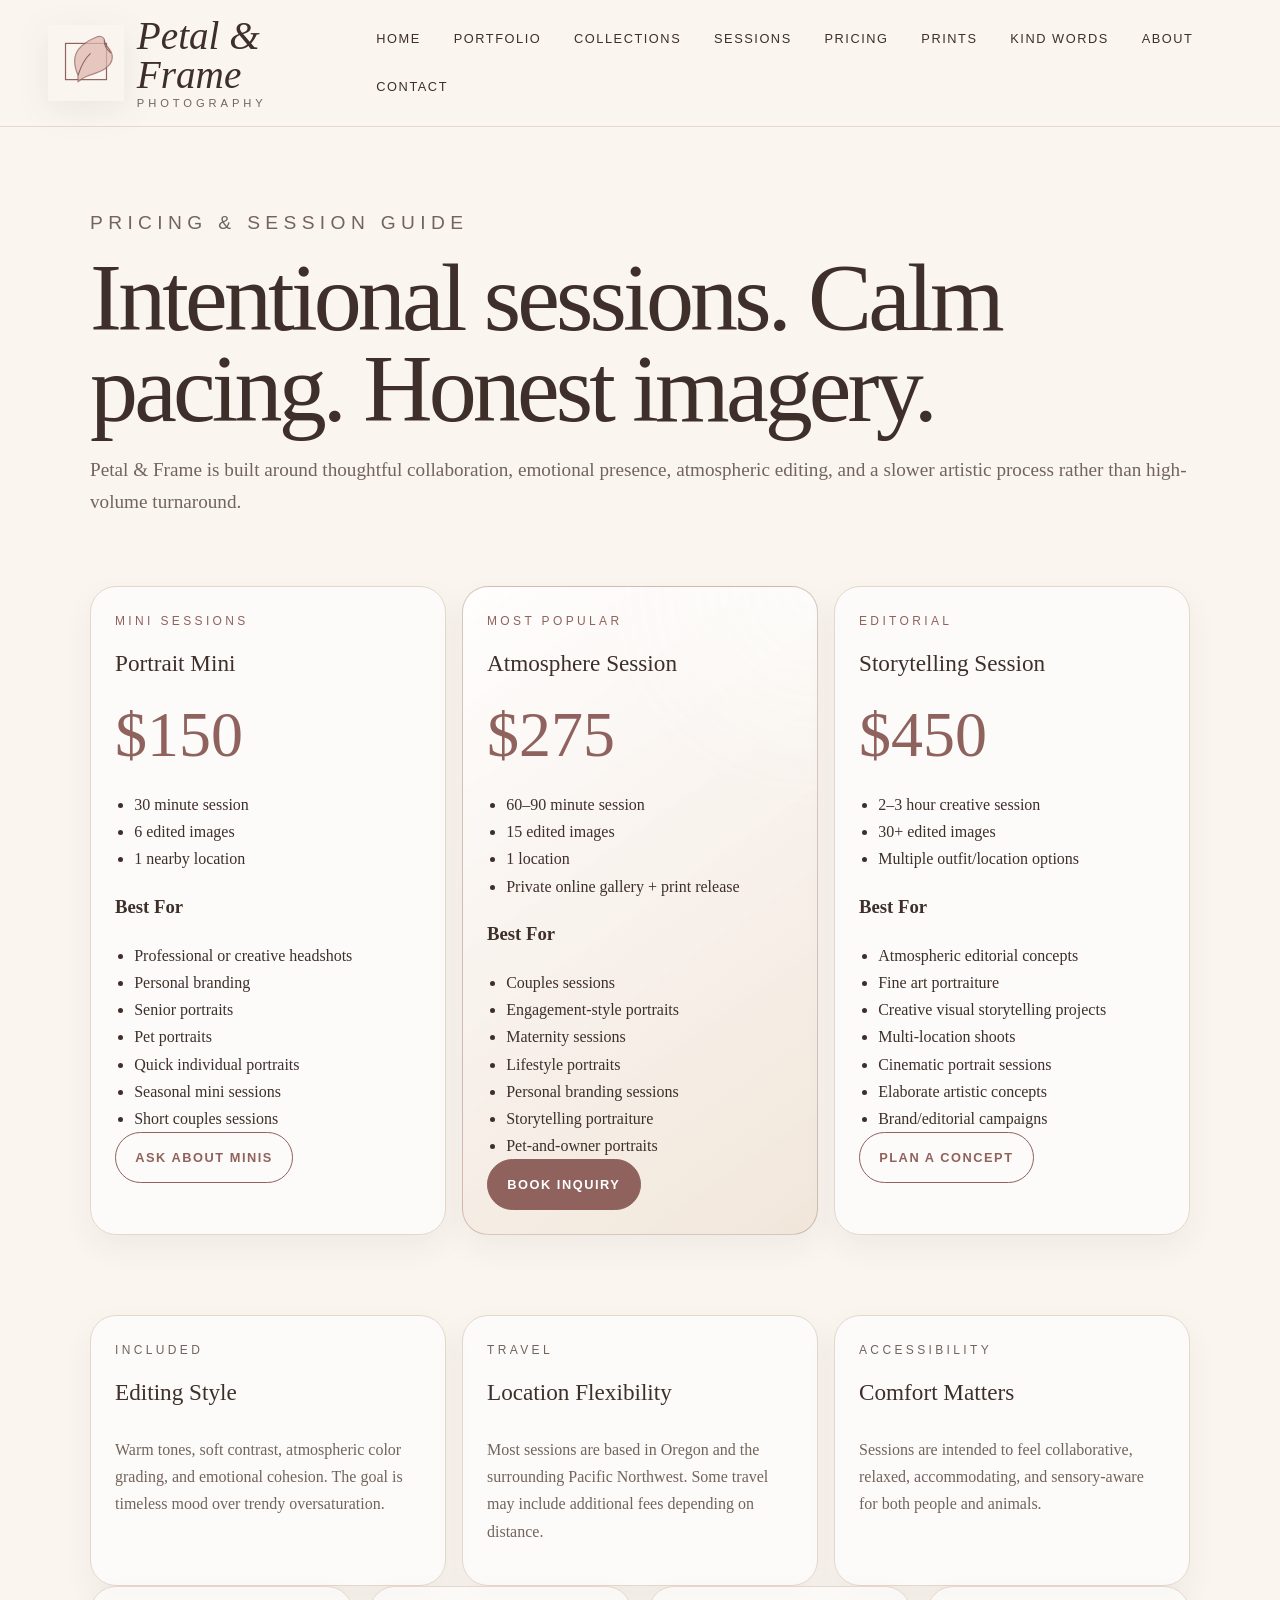
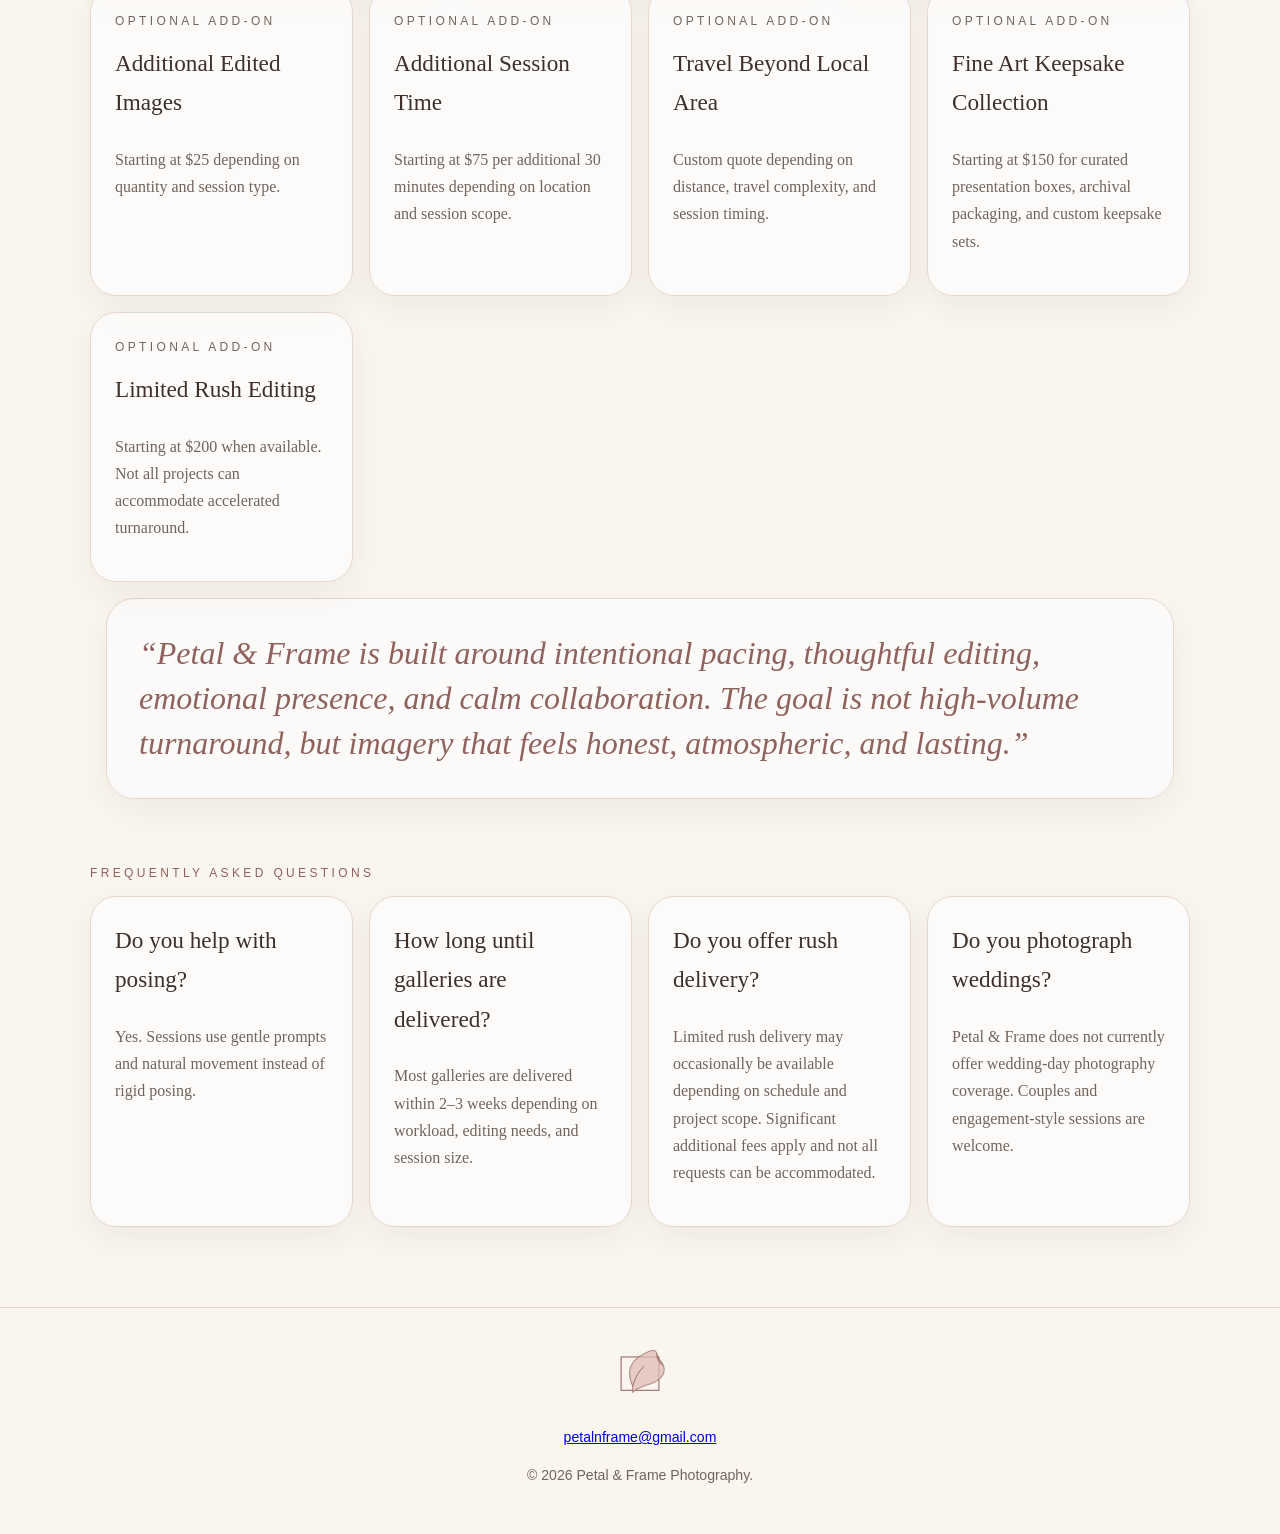
<file: pricing.html>
<!doctype html>
<html lang="en">
<head>
  <meta charset="utf-8">
  <meta name="viewport" content="width=device-width, initial-scale=1">
  <link rel="canonical" href="https://petalsnframes.art/pricing.html">
  <title>Pricing | Petal & Frame Photography</title>
  <meta name="description" content="Petal & Frame Photography pricing and session guide.">
  <link rel="icon" href="assets/images/branding/petal-frame-logo.svg" type="image/svg+xml">
  <link rel="stylesheet" href="assets/css/petals-and-frames.css">
</head>
<body>
<a class="skip-link" href="#main-content">Skip to main content</a>
  <header class="site-header">
    <a class="brand" href="index.html">
      <img class="brand-logo" src="assets/images/branding/petal-frame-logo.svg" alt="Petal & Frame logo">
      <span class="brand-wordmark">
        <span class="brand-title">Petal &amp; Frame</span>
        <span class="brand-subtitle">Photography</span>
      </span>
    </a>
    <nav class="site-nav">
      <a href="index.html">Home</a>
      <a href="portfolio.html">Portfolio</a>
      <a href="collections.html">Collections</a>
      <a href="sessions.html">Sessions</a>
      <a href="pricing.html">Pricing</a>
      <a href="prints.html">Prints</a>
      <a href="testimonials.html">Kind Words</a>
      <a href="about.html">About</a>
      <a href="contact.html">Contact</a>
    </nav>
  </header>

  <main id="main-content" tabindex="-1" class="page-shell">
    <section class="page-hero pricing-hero">
      <p class="section-kicker">Pricing &amp; Session Guide</p>
      <h1>Intentional sessions. Calm pacing. Honest imagery.</h1>
      <p>Petal &amp; Frame is built around thoughtful collaboration, emotional presence, atmospheric editing, and a slower artistic process rather than high-volume turnaround.</p>
    </section>

    <section class="pricing-grid">
      <article class="pricing-card">
        <p class="card-kicker">Mini Sessions</p>
        <h2>Portrait Mini</h2>
        <div class="price-tag">$150</div>
        <ul>
          <li>30 minute session</li>
          <li>6 edited images</li>
          <li>1 nearby location</li>
        </ul>

        <h3>Best For</h3>
        <ul>
          <li>Professional or creative headshots</li>
          <li>Personal branding</li>
          <li>Senior portraits</li>
          <li>Pet portraits</li>
          <li>Quick individual portraits</li>
          <li>Seasonal mini sessions</li>
          <li>Short couples sessions</li>
        </ul>

        <a class="button button-soft" href="contact.html">Ask About Minis</a>
      </article>

      <article class="pricing-card featured-pricing">
        <p class="card-kicker">Most Popular</p>
        <h2>Atmosphere Session</h2>
        <div class="price-tag">$275</div>
        <ul>
          <li>60–90 minute session</li>
          <li>15 edited images</li>
          <li>1 location</li>
          <li>Private online gallery + print release</li>
        </ul>

        <h3>Best For</h3>
        <ul>
          <li>Couples sessions</li>
          <li>Engagement-style portraits</li>
          <li>Maternity sessions</li>
          <li>Lifestyle portraits</li>
          <li>Personal branding sessions</li>
          <li>Storytelling portraiture</li>
          <li>Pet-and-owner portraits</li>
        </ul>

        <a class="button" href="contact.html">Book Inquiry</a>
      </article>

      <article class="pricing-card">
        <p class="card-kicker">Editorial</p>
        <h2>Storytelling Session</h2>
        <div class="price-tag">$450</div>
        <ul>
          <li>2–3 hour creative session</li>
          <li>30+ edited images</li>
          <li>Multiple outfit/location options</li>
        </ul>

        <h3>Best For</h3>
        <ul>
          <li>Atmospheric editorial concepts</li>
          <li>Fine art portraiture</li>
          <li>Creative visual storytelling projects</li>
          <li>Multi-location shoots</li>
          <li>Cinematic portrait sessions</li>
          <li>Elaborate artistic concepts</li>
          <li>Brand/editorial campaigns</li>
        </ul>

        <a class="button button-soft" href="contact.html">Plan a Concept</a>
      </article>
    </section>

    <section class="pricing-details">
      <div class="pricing-detail-card">
        <p class="card-kicker">Included</p>
        <h3>Editing Style</h3>
        <p>Warm tones, soft contrast, atmospheric color grading, and emotional cohesion. The goal is timeless mood over trendy oversaturation.</p>
      </div>

      <div class="pricing-detail-card">
        <p class="card-kicker">Travel</p>
        <h3>Location Flexibility</h3>
        <p>Most sessions are based in Oregon and the surrounding Pacific Northwest. Some travel may include additional fees depending on distance.</p>
      </div>

      <div class="pricing-detail-card">
        <p class="card-kicker">Accessibility</p>
        <h3>Comfort Matters</h3>
        <p>Sessions are intended to feel collaborative, relaxed, accommodating, and sensory-aware for both people and animals.</p>
      </div>
    </section>

    <section class="pricing-details">
      <div class="pricing-detail-card">
        <p class="card-kicker">Optional Add-On</p>
        <h3>Additional Edited Images</h3>
        <p>Starting at $25 depending on quantity and session type.</p>
      </div>

      <div class="pricing-detail-card">
        <p class="card-kicker">Optional Add-On</p>
        <h3>Additional Session Time</h3>
        <p>Starting at $75 per additional 30 minutes depending on location and session scope.</p>
      </div>

      <div class="pricing-detail-card">
        <p class="card-kicker">Optional Add-On</p>
        <h3>Travel Beyond Local Area</h3>
        <p>Custom quote depending on distance, travel complexity, and session timing.</p>
      </div>

      <div class="pricing-detail-card">
        <p class="card-kicker">Optional Add-On</p>
        <h3>Fine Art Keepsake Collection</h3>
        <p>Starting at $150 for curated presentation boxes, archival packaging, and custom keepsake sets.</p>
      </div>

      <div class="pricing-detail-card">
        <p class="card-kicker">Optional Add-On</p>
        <h3>Limited Rush Editing</h3>
        <p>Starting at $200 when available. Not all projects can accommodate accelerated turnaround.</p>
      </div>
    </section>

    <section class="quote-section">
      <blockquote>
        “Petal &amp; Frame is built around intentional pacing, thoughtful editing, emotional presence, and calm collaboration. The goal is not high-volume turnaround, but imagery that feels honest, atmospheric, and lasting.”
      </blockquote>
    </section>

    <section class="faq-section">
      <p class="section-kicker">Frequently Asked Questions</p>
      <div class="faq-grid">
        <article class="faq-card">
          <h3>Do you help with posing?</h3>
          <p>Yes. Sessions use gentle prompts and natural movement instead of rigid posing.</p>
        </article>

        <article class="faq-card">
          <h3>How long until galleries are delivered?</h3>
          <p>Most galleries are delivered within 2–3 weeks depending on workload, editing needs, and session size.</p>
        </article>

        <article class="faq-card">
          <h3>Do you offer rush delivery?</h3>
          <p>Limited rush delivery may occasionally be available depending on schedule and project scope. Significant additional fees apply and not all requests can be accommodated.</p>
        </article>

        <article class="faq-card">
          <h3>Do you photograph weddings?</h3>
          <p>Petal &amp; Frame does not currently offer wedding-day photography coverage. Couples and engagement-style sessions are welcome.</p>
        </article>
      </div>
    </section>
  </main>

  <footer class="site-footer">
    <div class="footer-brand"><img class="footer-logo" src="assets/images/branding/petal-frame-logo.svg" alt="Petal & Frame logo"></div>
    <p><a href="mailto:petalnframe@gmail.com?subject=Petal%20%26%20Frame%20Photography%20Inquiry">petalnframe@gmail.com</a></p>
    <p>&copy; <span id="year"></span> Petal &amp; Frame Photography.</p>
  </footer>

  <script>document.getElementById('year').textContent = new Date().getFullYear();</script>
</body>
</html>
</file>
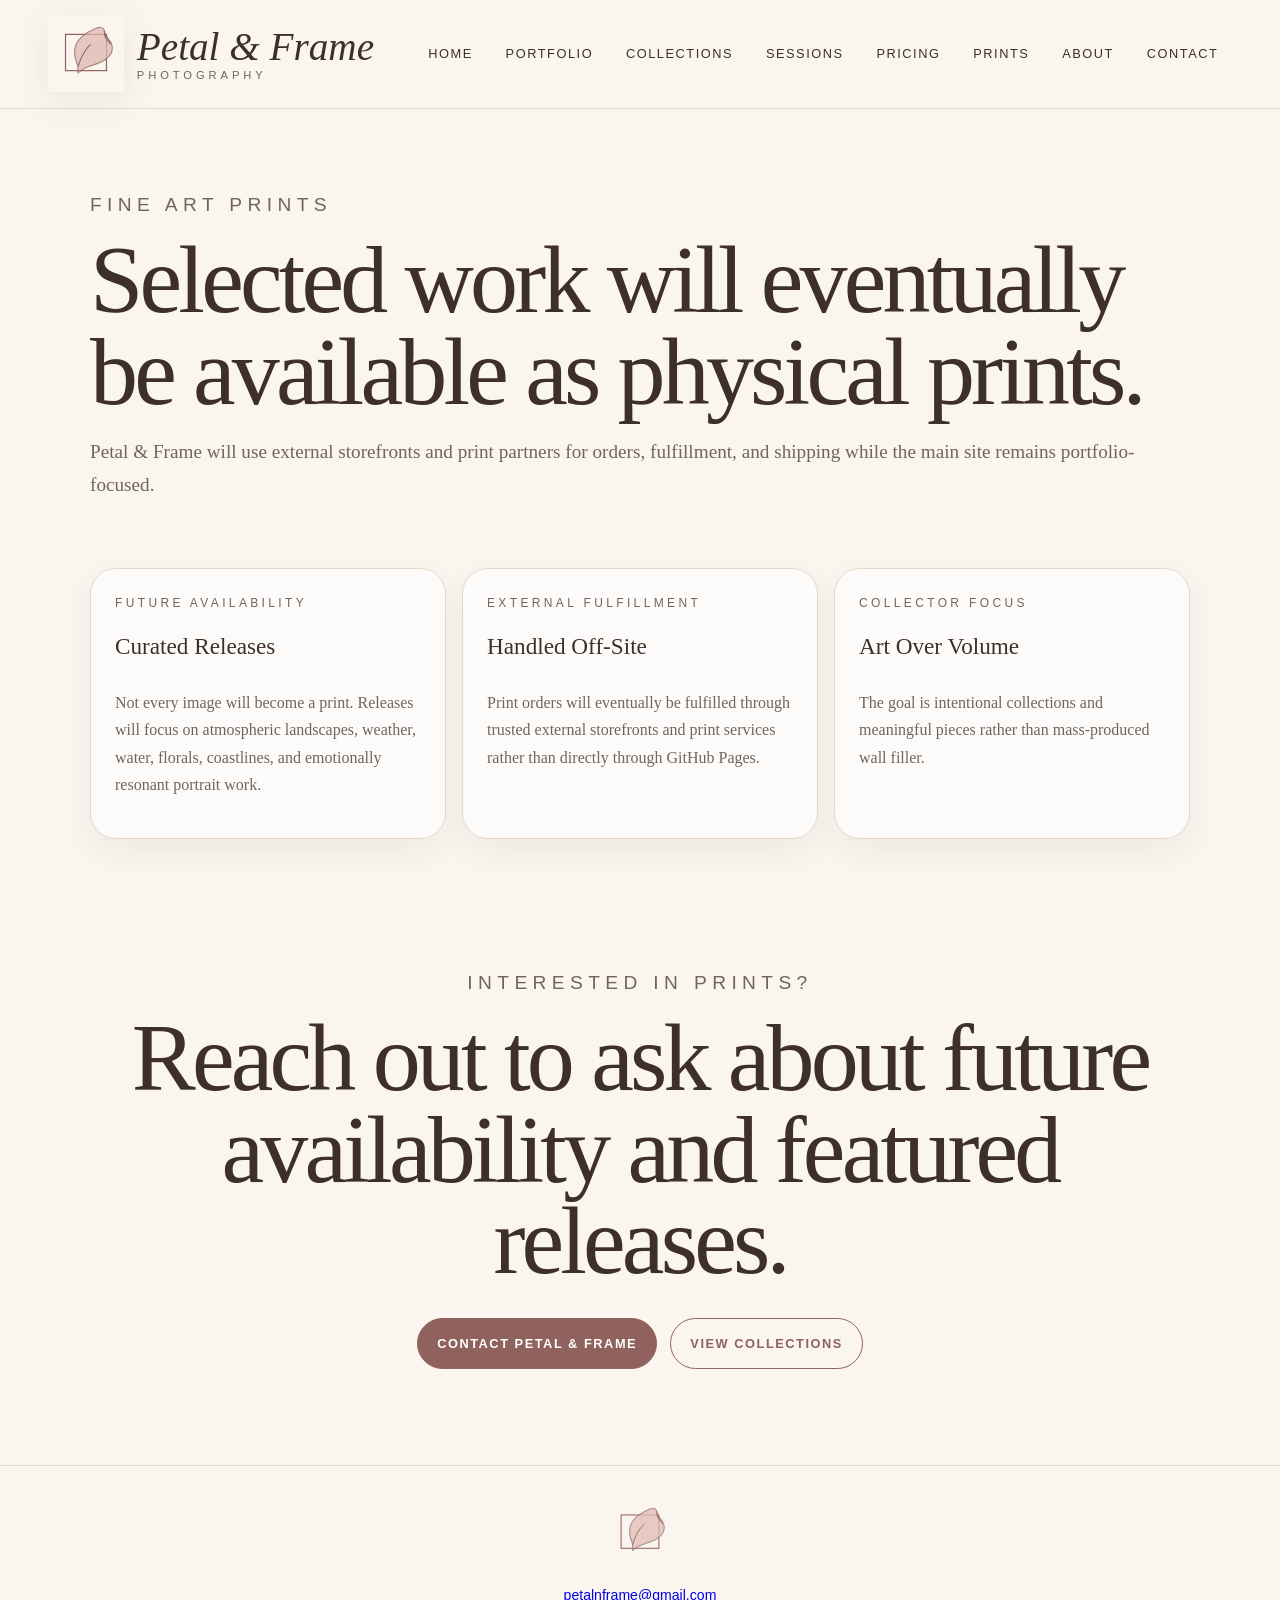
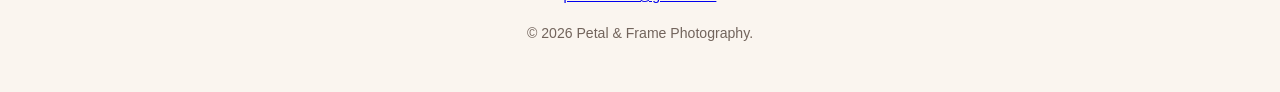
<file: prints.html>
<!doctype html>
<html lang="en">
<head>
<meta charset="utf-8">
<meta name="viewport" content="width=device-width, initial-scale=1">
<link rel="canonical" href="https://petalsnframes.art/prints.html">
<title>Prints | Petal & Frame Photography</title>
<meta name="description" content="Fine art print information for Petal & Frame Photography.">
<link rel="icon" href="assets/images/branding/petal-frame-logo.svg" type="image/svg+xml">
<link rel="stylesheet" href="assets/css/petals-and-frames.css">
</head>
<body>
<a class="skip-link" href="#main-content">Skip to main content</a>
<header class="site-header">
<a class="brand" href="index.html">
<img class="brand-logo" src="assets/images/branding/petal-frame-logo.svg" alt="Petal & Frame logo">
<span class="brand-wordmark"><span class="brand-title">Petal &amp; Frame</span><span class="brand-subtitle">Photography</span></span>
</a>
<nav class="site-nav">
<a href="index.html">Home</a>
<a href="portfolio.html">Portfolio</a>
<a href="collections.html">Collections</a>
<a href="sessions.html">Sessions</a>
<a href="pricing.html">Pricing</a>
<a href="prints.html">Prints</a>
<a href="about.html">About</a>
<a href="contact.html">Contact</a>
</nav>
</header>
<main id="main-content" tabindex="-1" class="page-shell">
<section class="page-hero">
<p class="section-kicker">Fine Art Prints</p>
<h1>Selected work will eventually be available as physical prints.</h1>
<p>Petal &amp; Frame will use external storefronts and print partners for orders, fulfillment, and shipping while the main site remains portfolio-focused.</p>
</section>
<section class="pricing-details" style="padding-bottom:4rem;">
<article class="pricing-detail-card">
<p class="card-kicker">Future Availability</p>
<h3>Curated Releases</h3>
<p>Not every image will become a print. Releases will focus on atmospheric landscapes, weather, water, florals, coastlines, and emotionally resonant portrait work.</p>
</article>
<article class="pricing-detail-card">
<p class="card-kicker">External Fulfillment</p>
<h3>Handled Off-Site</h3>
<p>Print orders will eventually be fulfilled through trusted external storefronts and print services rather than directly through GitHub Pages.</p>
</article>
<article class="pricing-detail-card">
<p class="card-kicker">Collector Focus</p>
<h3>Art Over Volume</h3>
<p>The goal is intentional collections and meaningful pieces rather than mass-produced wall filler.</p>
</article>
</section>
<section class="cta">
<p class="section-kicker">Interested in prints?</p>
<h2>Reach out to ask about future availability and featured releases.</h2>
<div class="hero-actions" style="justify-content:center;">
<a class="button" href="contact.html">Contact Petal &amp; Frame</a>
<a class="button button-soft" href="collections.html">View Collections</a>
</div>
</section>
</main>
<footer class="site-footer">
<div class="footer-brand"><img class="footer-logo" src="assets/images/branding/petal-frame-logo.svg" alt="Petal & Frame logo"></div>
<p><a href="mailto:petalnframe@gmail.com">petalnframe@gmail.com</a></p>
<p>&copy; <span id="year"></span> Petal &amp; Frame Photography.</p>
</footer>
<script>document.getElementById('year').textContent=new Date().getFullYear();</script>
</body>
</html>
</file>
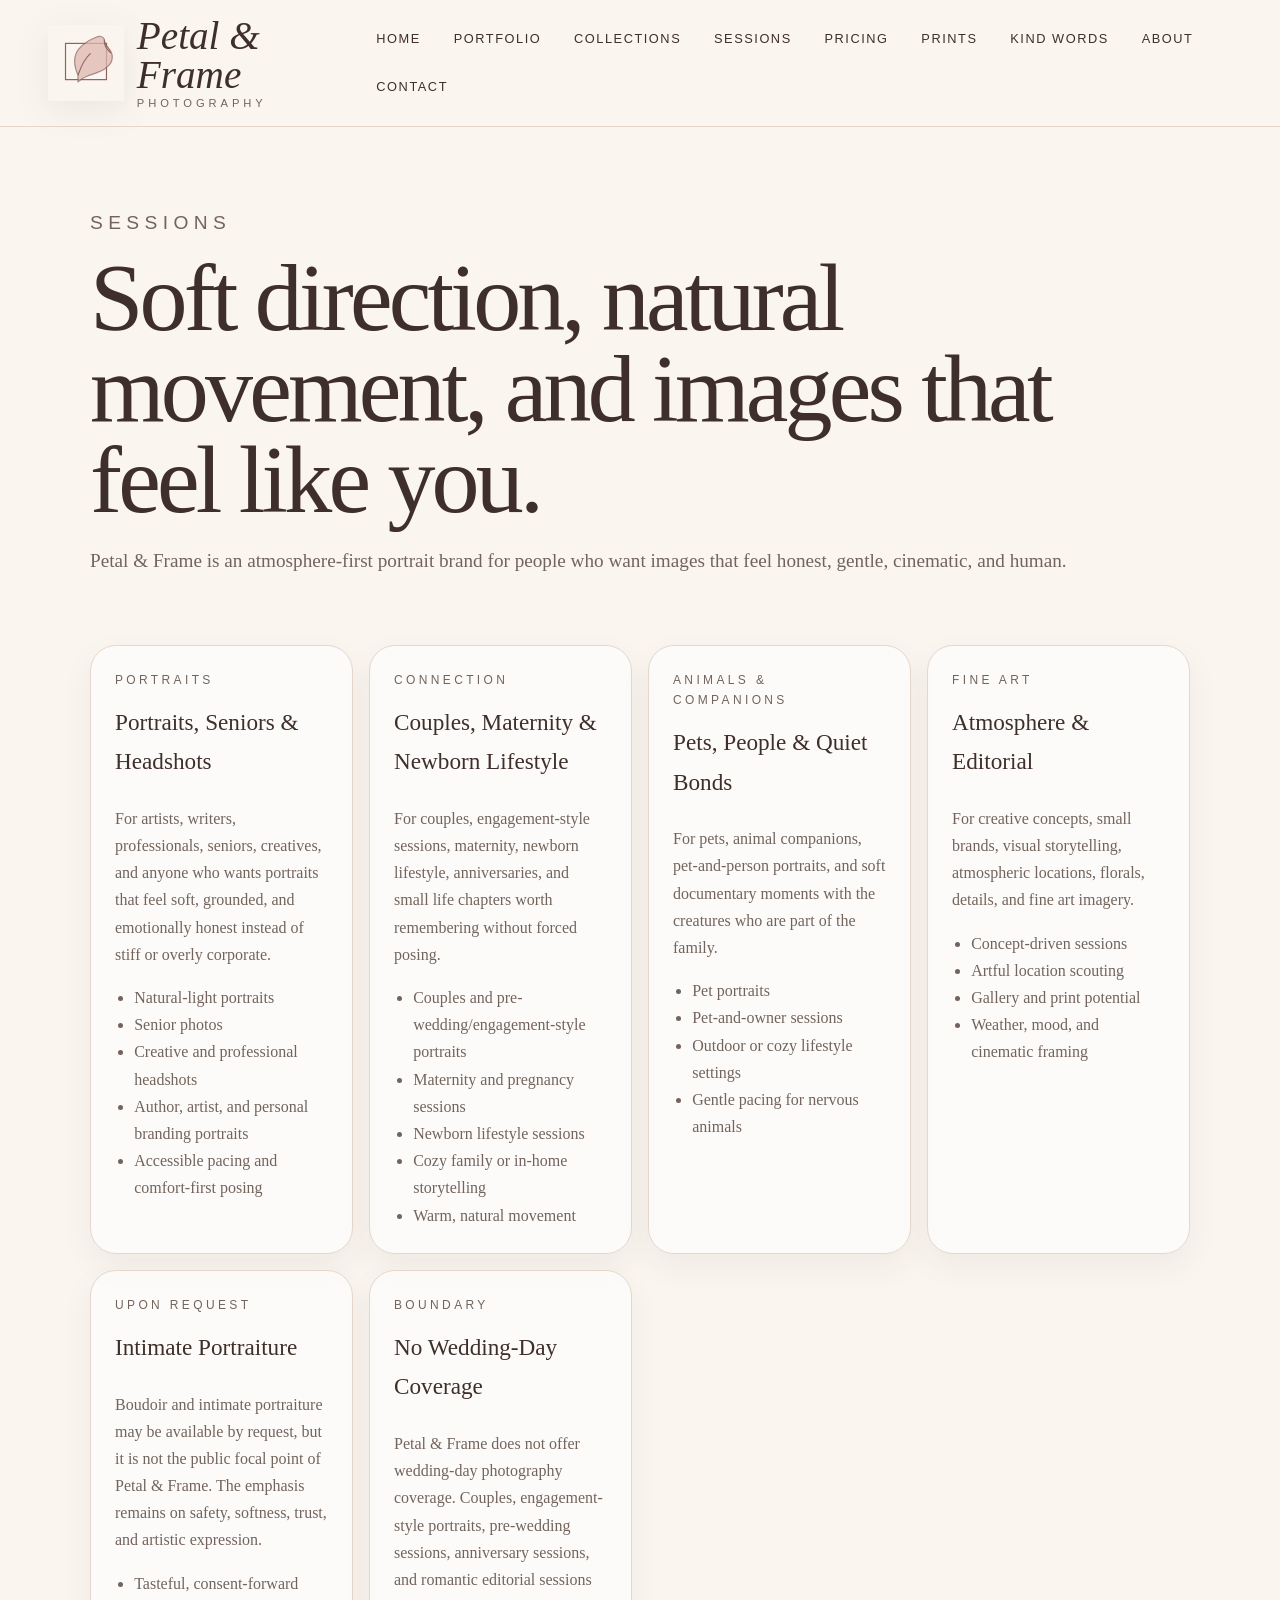
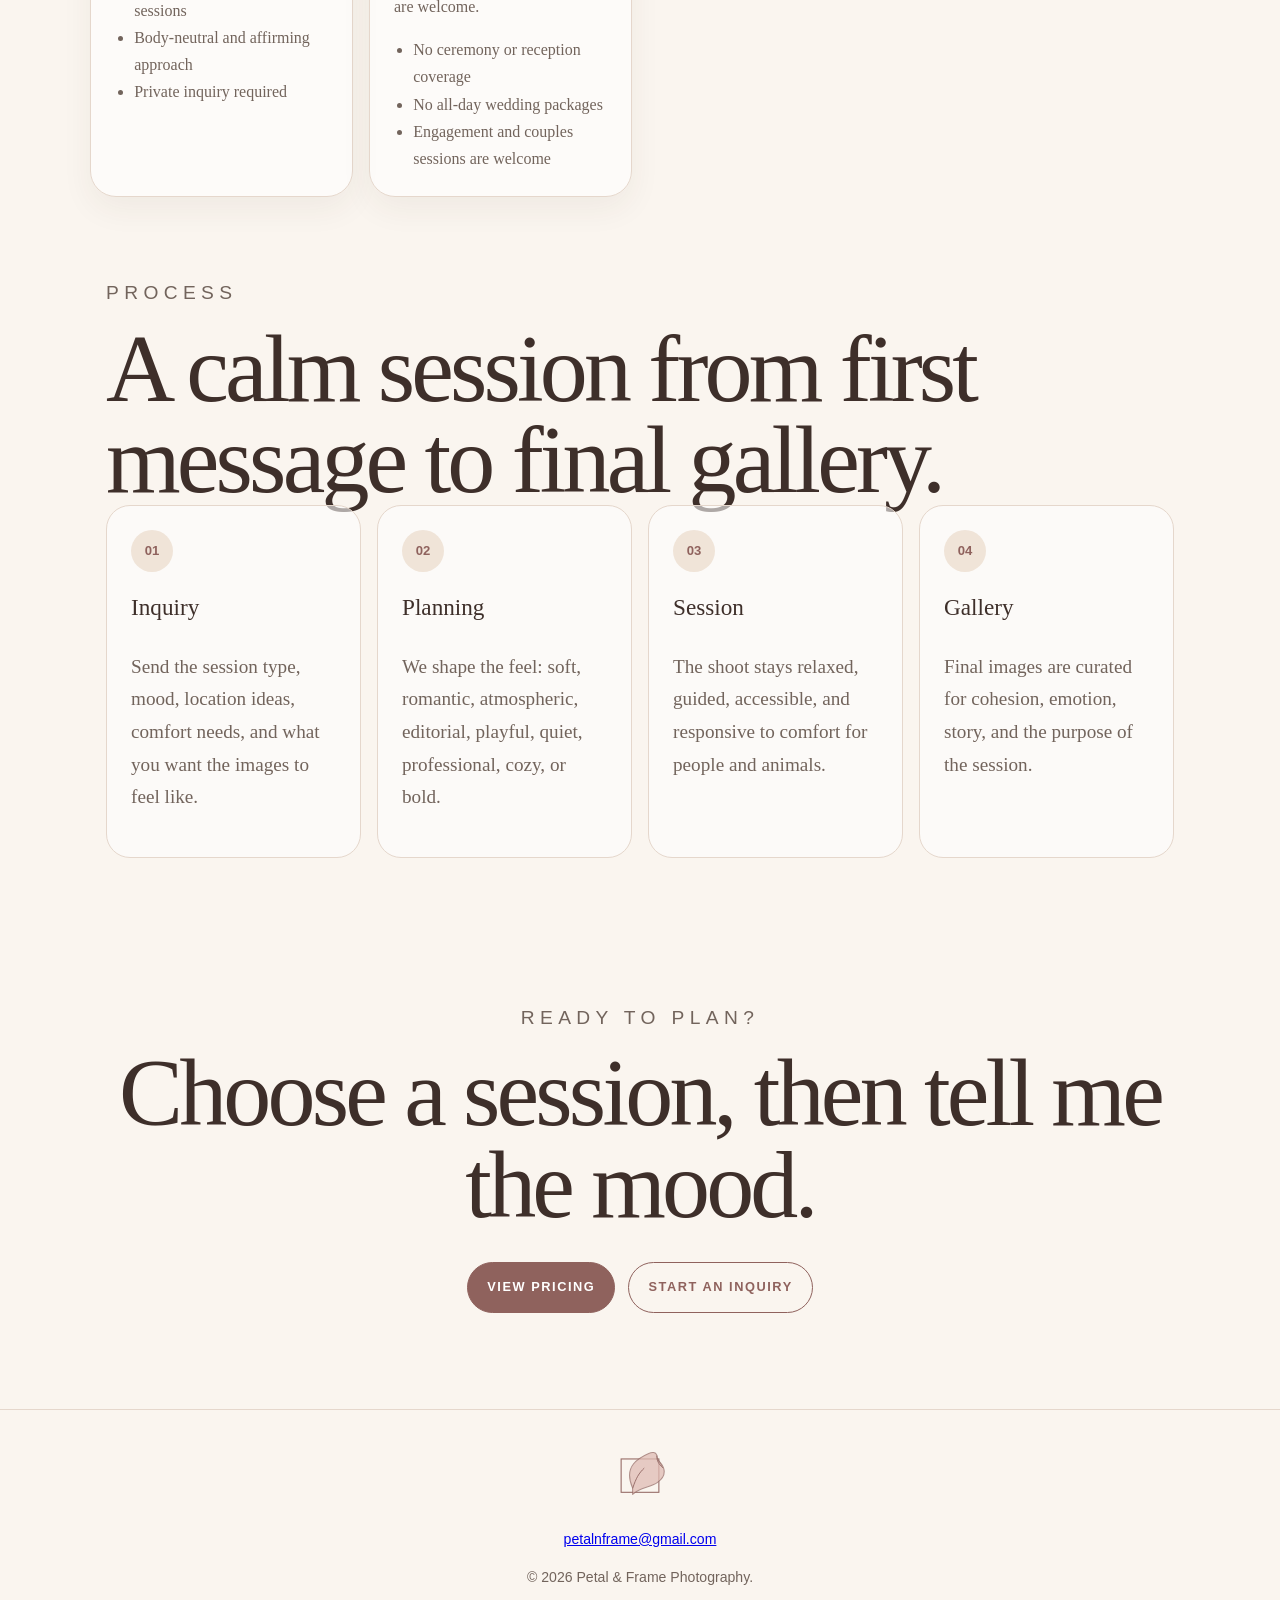
<file: sessions.html>
<!doctype html>
<html lang="en">
<head>
  <meta charset="utf-8">
  <meta name="viewport" content="width=device-width, initial-scale=1">
  <link rel="canonical" href="https://petalsnframes.art/sessions.html">
  <title>Sessions | Petal & Frame Photography</title>
  <meta name="description" content="Photography session types for Petal & Frame Photography, including portraits, seniors, couples, maternity, newborn lifestyle, pets, headshots, fine art, and atmospheric storytelling.">
  <link rel="icon" href="assets/images/branding/petal-frame-logo.svg" type="image/svg+xml">
  <link rel="stylesheet" href="assets/css/petals-and-frames.css">
</head>
<body>
<a class="skip-link" href="#main-content">Skip to main content</a>
  <header class="site-header">
    <a class="brand" href="index.html">
      <img class="brand-logo" src="assets/images/branding/petal-frame-logo.svg" alt="Petal & Frame logo">
      <span class="brand-wordmark">
        <span class="brand-title">Petal &amp; Frame</span>
        <span class="brand-subtitle">Photography</span>
      </span>
    </a>
    <nav class="site-nav">
      <a href="index.html">Home</a>
      <a href="portfolio.html">Portfolio</a>
      <a href="collections.html">Collections</a>
      <a href="sessions.html">Sessions</a>
      <a href="pricing.html">Pricing</a>
      <a href="prints.html">Prints</a>
      <a href="testimonials.html">Kind Words</a>
      <a href="about.html">About</a>
      <a href="contact.html">Contact</a>
    </nav>
  </header>

  <main id="main-content" tabindex="-1" class="page-shell">
    <section class="page-hero">
      <p class="section-kicker">Sessions</p>
      <h1>Soft direction, natural movement, and images that feel like you.</h1>
      <p>Petal &amp; Frame is an atmosphere-first portrait brand for people who want images that feel honest, gentle, cinematic, and human.</p>
    </section>

    <section class="page-grid session-grid">
      <article class="contact-card session-card">
        <p class="card-kicker">Portraits</p>
        <h3>Portraits, Seniors &amp; Headshots</h3>
        <p>For artists, writers, professionals, seniors, creatives, and anyone who wants portraits that feel soft, grounded, and emotionally honest instead of stiff or overly corporate.</p>
        <ul>
          <li>Natural-light portraits</li>
          <li>Senior photos</li>
          <li>Creative and professional headshots</li>
          <li>Author, artist, and personal branding portraits</li>
          <li>Accessible pacing and comfort-first posing</li>
        </ul>
      </article>

      <article class="contact-card session-card">
        <p class="card-kicker">Connection</p>
        <h3>Couples, Maternity &amp; Newborn Lifestyle</h3>
        <p>For couples, engagement-style sessions, maternity, newborn lifestyle, anniversaries, and small life chapters worth remembering without forced posing.</p>
        <ul>
          <li>Couples and pre-wedding/engagement-style portraits</li>
          <li>Maternity and pregnancy sessions</li>
          <li>Newborn lifestyle sessions</li>
          <li>Cozy family or in-home storytelling</li>
          <li>Warm, natural movement</li>
        </ul>
      </article>

      <article class="contact-card session-card">
        <p class="card-kicker">Animals &amp; Companions</p>
        <h3>Pets, People &amp; Quiet Bonds</h3>
        <p>For pets, animal companions, pet-and-person portraits, and soft documentary moments with the creatures who are part of the family.</p>
        <ul>
          <li>Pet portraits</li>
          <li>Pet-and-owner sessions</li>
          <li>Outdoor or cozy lifestyle settings</li>
          <li>Gentle pacing for nervous animals</li>
        </ul>
      </article>

      <article class="contact-card session-card">
        <p class="card-kicker">Fine Art</p>
        <h3>Atmosphere &amp; Editorial</h3>
        <p>For creative concepts, small brands, visual storytelling, atmospheric locations, florals, details, and fine art imagery.</p>
        <ul>
          <li>Concept-driven sessions</li>
          <li>Artful location scouting</li>
          <li>Gallery and print potential</li>
          <li>Weather, mood, and cinematic framing</li>
        </ul>
      </article>

      <article class="contact-card session-card">
        <p class="card-kicker">Upon Request</p>
        <h3>Intimate Portraiture</h3>
        <p>Boudoir and intimate portraiture may be available by request, but it is not the public focal point of Petal &amp; Frame. The emphasis remains on safety, softness, trust, and artistic expression.</p>
        <ul>
          <li>Tasteful, consent-forward sessions</li>
          <li>Body-neutral and affirming approach</li>
          <li>Private inquiry required</li>
        </ul>
      </article>

      <article class="contact-card session-card">
        <p class="card-kicker">Boundary</p>
        <h3>No Wedding-Day Coverage</h3>
        <p>Petal &amp; Frame does not offer wedding-day photography coverage. Couples, engagement-style portraits, pre-wedding sessions, anniversary sessions, and romantic editorial sessions are welcome.</p>
        <ul>
          <li>No ceremony or reception coverage</li>
          <li>No all-day wedding packages</li>
          <li>Engagement and couples sessions are welcome</li>
        </ul>
      </article>
    </section>

    <section class="process-section">
      <p class="section-kicker">Process</p>
      <h2>A calm session from first message to final gallery.</h2>
      <div class="process-grid">
        <div><span>01</span><h3>Inquiry</h3><p>Send the session type, mood, location ideas, comfort needs, and what you want the images to feel like.</p></div>
        <div><span>02</span><h3>Planning</h3><p>We shape the feel: soft, romantic, atmospheric, editorial, playful, quiet, professional, cozy, or bold.</p></div>
        <div><span>03</span><h3>Session</h3><p>The shoot stays relaxed, guided, accessible, and responsive to comfort for people and animals.</p></div>
        <div><span>04</span><h3>Gallery</h3><p>Final images are curated for cohesion, emotion, story, and the purpose of the session.</p></div>
      </div>
    </section>

    <section class="cta">
      <p class="section-kicker">Ready to plan?</p>
      <h2>Choose a session, then tell me the mood.</h2>
      <div class="hero-actions" style="justify-content:center;">
        <a class="button" href="pricing.html">View Pricing</a>
        <a class="button button-soft" href="contact.html">Start an Inquiry</a>
      </div>
    </section>
  </main>

  <footer class="site-footer">
    <div class="footer-brand"><img class="footer-logo" src="assets/images/branding/petal-frame-logo.svg" alt="Petal & Frame logo"></div>
    <p><a href="mailto:petalnframe@gmail.com?subject=Petal%20%26%20Frame%20Photography%20Inquiry">petalnframe@gmail.com</a></p>
    <p>&copy; <span id="year"></span> Petal &amp; Frame Photography.</p>
  </footer>
  <script>document.getElementById('year').textContent = new Date().getFullYear();</script>
</body>
</html>
</file>
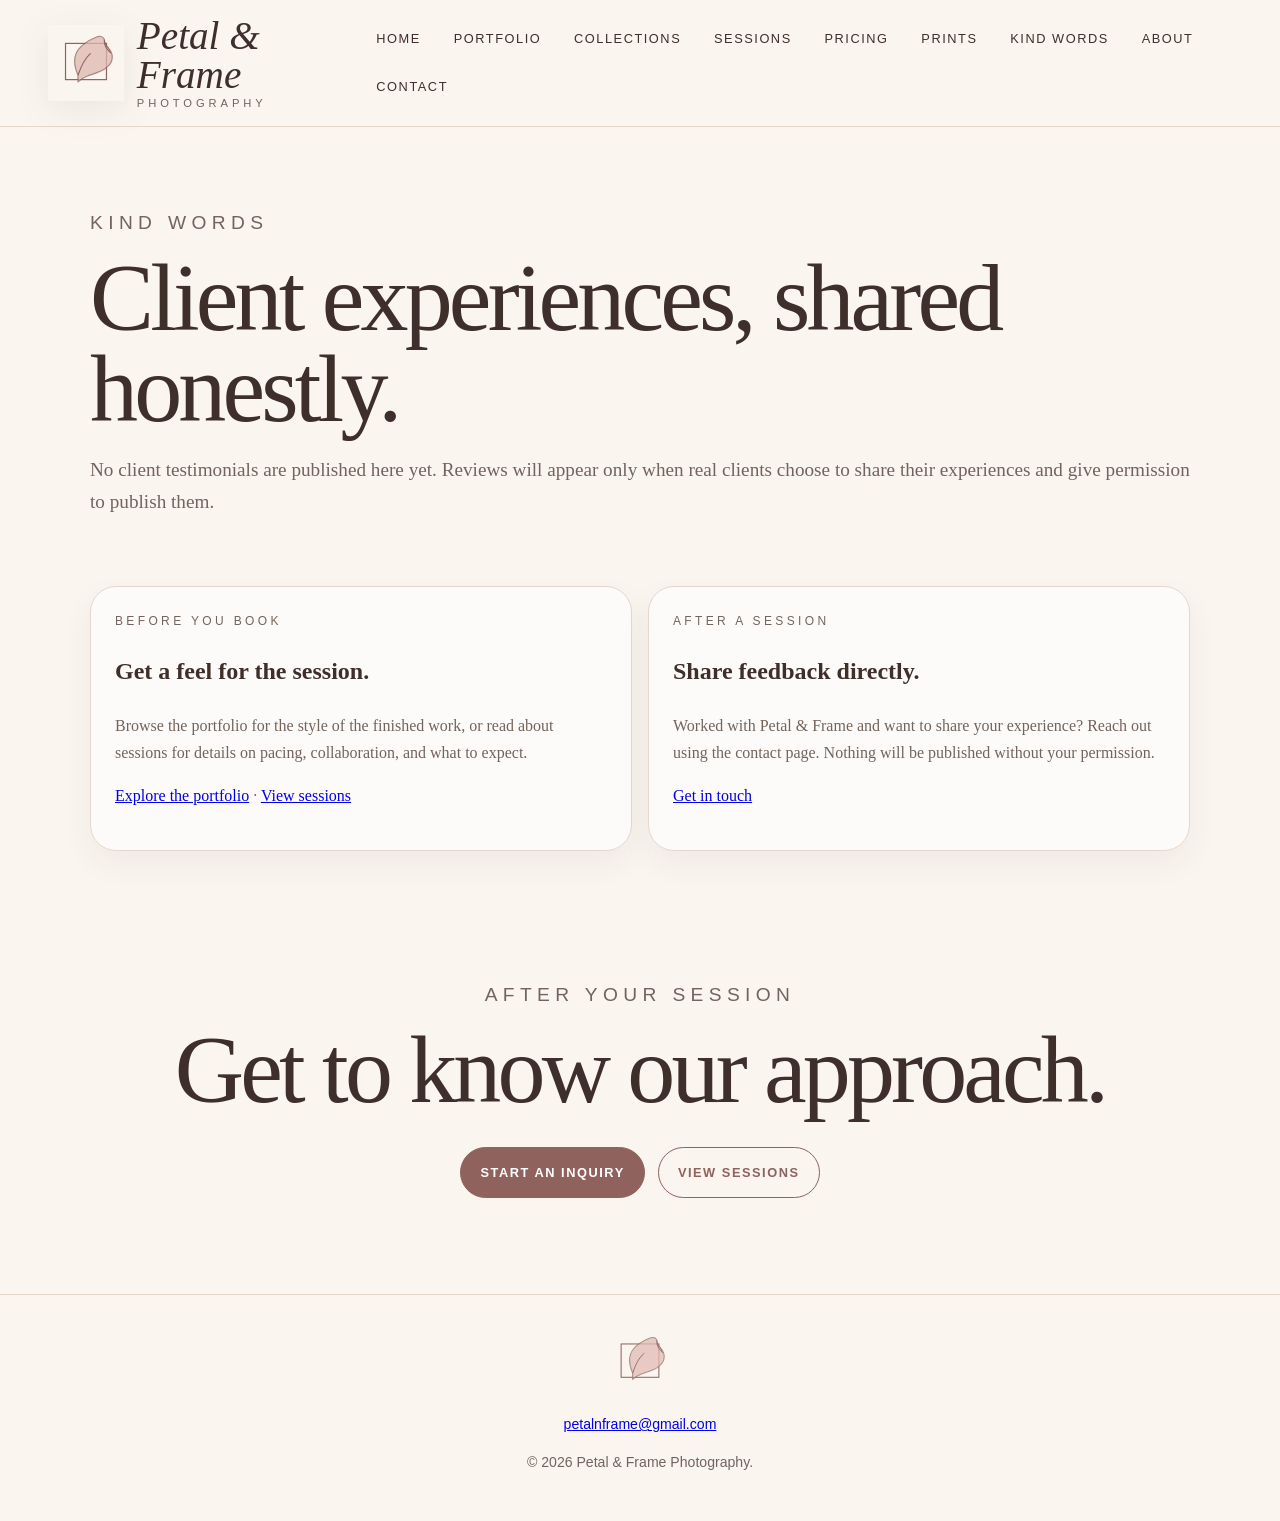
<file: testimonials.html>
<!doctype html>
<html lang="en">
<head>
<meta charset="utf-8">
<meta name="viewport" content="width=device-width, initial-scale=1">
<title>Kind Words | Petal & Frame Photography</title>
<meta name="description" content="Learn what to expect from Petal & Frame Photography and how to share feedback after your session.">
<link rel="icon" href="assets/images/branding/petal-frame-logo.svg" type="image/svg+xml">
<link rel="stylesheet" href="assets/css/petals-and-frames.css">
</head>
<body>
<header class="site-header">
<a class="brand" href="index.html"><img class="brand-logo" src="assets/images/branding/petal-frame-logo.svg" alt="Petal & Frame logo"><span class="brand-wordmark"><span class="brand-title">Petal &amp; Frame</span><span class="brand-subtitle">Photography</span></span></a>
<nav class="site-nav"><a href="index.html">Home</a><a href="portfolio.html">Portfolio</a><a href="collections.html">Collections</a><a href="sessions.html">Sessions</a><a href="pricing.html">Pricing</a><a href="prints.html">Prints</a><a href="testimonials.html">Kind Words</a><a href="about.html">About</a><a href="contact.html">Contact</a></nav>
</header>
<main class="page-shell">
<section class="page-hero">
  <p class="section-kicker">Kind Words</p>
  <h1>Client experiences, shared honestly.</h1>
  <p>No client testimonials are published here yet. Reviews will appear only when real clients choose to share their experiences and give permission to publish them.</p>
</section>
<section class="faq-grid" style="padding-bottom:4rem;">
  <article class="faq-card">
    <p class="card-kicker">Before you book</p>
    <h2>Get a feel for the session.</h2>
    <p>Browse the portfolio for the style of the finished work, or read about sessions for details on pacing, collaboration, and what to expect.</p>
    <p><a href="portfolio.html">Explore the portfolio</a> &middot; <a href="sessions.html">View sessions</a></p>
  </article>
  <article class="faq-card">
    <p class="card-kicker">After a session</p>
    <h2>Share feedback directly.</h2>
    <p>Worked with Petal &amp; Frame and want to share your experience? Reach out using the contact page. Nothing will be published without your permission.</p>
    <p><a href="contact.html">Get in touch</a></p>
  </article>
</section>
<section class="cta"><p class="section-kicker">After your session</p><h2>Get to know our approach.</h2><div class="hero-actions" style="justify-content:center;"><a class="button" href="contact.html">Start an Inquiry</a><a class="button button-soft" href="sessions.html">View Sessions</a></div></section>
</main>
<footer class="site-footer"><div class="footer-brand"><img class="footer-logo" src="assets/images/branding/petal-frame-logo.svg" alt="Petal & Frame logo"></div><p><a href="mailto:petalnframe@gmail.com">petalnframe@gmail.com</a></p><p>&copy; <span id="year"></span> Petal &amp; Frame Photography.</p></footer>
<script>document.getElementById('year').textContent=new Date().getFullYear();</script>
</body>
</html>
</file>
<file: assets/css/petals-and-frames.css>
*{box-sizing:border-box}:root{--bg:#faf5ef;--paper:#fffdf9;--rose:#b88a84;--rose-dark:#8f625d;--cream:#f0e4d8;--mist:#d8d9de;--cocoa:#3e2f2a;--muted:#72645c;--border:#e5d7cc;--shadow:0 20px 50px rgba(62,47,42,.12)}html{scroll-behavior:smooth}body{margin:0;background:var(--bg);color:var(--cocoa);font-family:Georgia,'Times New Roman',serif;line-height:1.7}img{max-width:100%;display:block}code{padding:.12rem .35rem;border-radius:.35rem;background:var(--cream);font-size:.9em}.site-header{position:sticky;top:0;z-index:100;display:flex;align-items:center;justify-content:space-between;gap:1rem;padding:1rem clamp(1.2rem,4vw,3rem);background:rgba(250,245,239,.92);backdrop-filter:blur(12px);border-bottom:1px solid var(--border)}.brand{display:inline-flex;align-items:center;gap:.8rem;text-decoration:none;color:var(--cocoa);line-height:1}.brand-logo{width:clamp(54px,8vw,76px);height:clamp(54px,8vw,76px);object-fit:contain;flex:0 0 auto;filter:drop-shadow(0 8px 16px rgba(62,47,42,.08))}.brand-wordmark{display:block}.brand-title{display:block;font-size:clamp(1.55rem,4.6vw,2.45rem);font-style:italic}.brand-subtitle{display:block;margin-top:.25rem;font-family:Arial,sans-serif;font-size:.7rem;letter-spacing:.35em;text-transform:uppercase;color:var(--muted)}.site-nav{display:flex;flex-wrap:wrap;gap:.35rem}.site-nav a{padding:.65rem .85rem;border-radius:999px;color:var(--cocoa);text-decoration:none;font-family:Arial,sans-serif;font-size:.8rem;letter-spacing:.12em;text-transform:uppercase}.site-nav a:hover,.site-nav a:focus{background:var(--cream)}.hero{width:min(1180px,calc(100% - 2rem));margin:0 auto;padding:clamp(4rem,10vw,7rem) 0;display:grid;grid-template-columns:minmax(0,1.05fr) minmax(300px,.95fr);gap:clamp(2rem,6vw,5rem);align-items:center}.eyebrow,.section-kicker,.card-kicker{margin:0 0 .8rem;font-family:Arial,sans-serif;font-size:.75rem;letter-spacing:.28em;text-transform:uppercase;color:var(--rose-dark)}.hero h1,.section-heading h2,.intro h2,.cta h2,.page-hero h1,.process-section h2{margin:0;font-size:clamp(2.8rem,8vw,6rem);line-height:.95;font-weight:400;letter-spacing:-.04em}.lede,.intro p,.section-heading p,.cta p,.page-hero p,.process-section p{color:var(--muted);font-size:clamp(1.05rem,2vw,1.2rem)}.hero-actions{margin-top:2rem;display:flex;flex-wrap:wrap;gap:.8rem}.button{display:inline-flex;align-items:center;justify-content:center;min-height:46px;padding:.85rem 1.2rem;border-radius:999px;border:1px solid var(--rose-dark);background:var(--rose-dark);color:#fff;text-decoration:none;font-family:Arial,sans-serif;font-size:.8rem;font-weight:700;letter-spacing:.12em;text-transform:uppercase}.button-soft{background:transparent;color:var(--rose-dark)}.hero-art{min-height:520px;position:relative;overflow:hidden;border-radius:42% 42% 8% 8%;background:radial-gradient(circle at 28% 22%,rgba(255,255,255,.7),transparent 24%),linear-gradient(145deg,#efe1d7,#d4a69c 46%,#71544d);box-shadow:var(--shadow)}.hero-art:before{content:'';position:absolute;inset:1.75rem;border:1px solid rgba(255,255,255,.55);border-radius:42% 42% 9% 9%}.hero-art span{position:absolute;left:50%;bottom:2rem;transform:translateX(-50%);color:rgba(255,255,255,.92);font-family:Arial,sans-serif;font-size:.72rem;letter-spacing:.24em;text-transform:uppercase;white-space:nowrap}.hero-logo-card{display:flex;align-items:center;justify-content:center}.hero-logo-card img{width:min(70%,360px);height:auto;position:relative;z-index:1;filter:drop-shadow(0 18px 28px rgba(62,47,42,.18))}.section-narrow,.gallery-preview,.cta,.page-shell,.quote-section,.process-section{width:min(1100px,calc(100% - 2rem));margin:0 auto}.intro{padding:1rem 0 4rem}.intro h2{font-size:clamp(2.1rem,5vw,4rem);margin-bottom:1rem}.services{width:min(1100px,calc(100% - 2rem));margin:0 auto;padding:0 0 5rem;display:grid;grid-template-columns:repeat(3,1fr);gap:1rem}.services article,.portfolio-card,.contact-card,.pricing-card,.pricing-detail-card,.faq-card{padding:1.5rem;border-radius:26px;border:1px solid var(--border);background:rgba(255,255,255,.62);box-shadow:0 12px 32px rgba(62,47,42,.06)}.services h3,.portfolio-card h3,.contact-card h3,.process-grid h3,.pricing-card h2,.pricing-detail-card h3,.faq-card h3{margin-top:0;font-size:1.45rem;font-weight:400}.services p,.portfolio-card p,.contact-card p,.process-grid p,.session-card li,.pricing-detail-card p,.faq-card p{color:var(--muted)}.gallery-preview{padding:5rem 0}.preview-grid{display:grid;grid-template-columns:repeat(4,1fr);gap:1rem;margin-top:2rem}.preview-tile{min-height:260px;border-radius:28px;position:relative;overflow:hidden;text-decoration:none;box-shadow:var(--shadow)}.preview-tile:after{content:'';position:absolute;inset:0;background:linear-gradient(to top,rgba(0,0,0,.28),transparent 50%)}.preview-tile span{position:absolute;left:1rem;bottom:1rem;z-index:1;color:#fff;font-family:Arial,sans-serif;font-size:.78rem;letter-spacing:.18em;text-transform:uppercase}.tile-rose{background:linear-gradient(145deg,#dcb8af,#9c6d66)}.tile-cream{background:linear-gradient(145deg,#f2e5d6,#cfb29a)}.tile-cocoa{background:linear-gradient(145deg,#6f5650,#372925)}.tile-mist{background:linear-gradient(145deg,#d6d8df,#8d95a2)}.quote-section{padding:1rem 0 4rem}.quote-section blockquote{margin:0;padding:2rem;border-radius:28px;border:1px solid var(--border);background:rgba(255,255,255,.58);color:var(--rose-dark);font-size:clamp(1.4rem,3vw,2rem);line-height:1.4;font-style:italic;box-shadow:0 12px 32px rgba(62,47,42,.05)}.cta{padding:4rem 0 6rem;text-align:center}.site-footer{padding:2rem;text-align:center;color:var(--muted);border-top:1px solid var(--border);font-family:Arial,sans-serif;font-size:.88rem}.footer-brand{display:flex;justify-content:center;margin-bottom:1rem}.footer-logo{width:70px;height:70px;object-fit:contain;opacity:.92}.page-hero{padding:5rem 0 3rem}.page-grid,.process-grid,.pricing-grid,.pricing-details,.faq-grid{display:grid;grid-template-columns:repeat(auto-fit,minmax(240px,1fr));gap:1rem}.page-grid,.pricing-grid,.faq-section{padding-bottom:5rem}.session-card ul,.pricing-card ul{margin:1rem 0 0;padding-left:1.2rem}.process-section{padding-bottom:5rem}.process-grid div{padding:1.5rem;border-radius:24px;border:1px solid var(--border);background:rgba(255,255,255,.58)}.process-grid span{display:inline-flex;align-items:center;justify-content:center;width:42px;height:42px;border-radius:999px;background:var(--cream);color:var(--rose-dark);font-family:Arial,sans-serif;font-size:.82rem;font-weight:700;margin-bottom:1rem}.portfolio-system-note{margin-bottom:2rem;padding:2rem;border-radius:30px;border:1px solid var(--border);background:rgba(255,255,255,.55);box-shadow:0 12px 30px rgba(62,47,42,.06)}.portfolio-system-note h2{margin-top:0;font-size:clamp(2rem,4vw,3.5rem);line-height:1;font-weight:400}.gallery-filter-bar{display:flex;flex-wrap:wrap;gap:.7rem;padding-bottom:2rem}.gallery-filter{border:1px solid var(--border);background:rgba(255,255,255,.72);color:var(--cocoa);border-radius:999px;padding:.8rem 1rem;cursor:pointer;font-family:Arial,sans-serif;font-size:.72rem;letter-spacing:.12em;text-transform:uppercase;transition:all 160ms ease}.gallery-filter:hover,.gallery-filter.is-active{background:var(--rose-dark);color:#fff;border-color:var(--rose-dark)}.gallery-grid{display:grid;grid-template-columns:repeat(auto-fit,minmax(280px,1fr));gap:1.25rem;padding-bottom:5rem}.gallery-item{overflow:hidden;border-radius:28px;background:rgba(255,255,255,.65);border:1px solid var(--border);box-shadow:0 18px 42px rgba(62,47,42,.08)}.gallery-image-link{position:relative;display:block;width:100%;border:0;padding:0;aspect-ratio:4/5;overflow:hidden;background:linear-gradient(145deg,#e7d5ca,#a87b73);cursor:pointer}.gallery-image-link img{width:100%;height:100%;object-fit:cover;transition:transform 260ms ease}.gallery-item:hover img{transform:scale(1.03)}.gallery-placeholder{position:absolute;inset:0;display:none;align-items:center;justify-content:center;background:radial-gradient(circle at top left,rgba(255,255,255,.28),transparent 30%),linear-gradient(145deg,#cfb2a4,#8a615b)}.gallery-placeholder span{color:rgba(255,255,255,.9);font-family:Arial,sans-serif;font-size:.72rem;letter-spacing:.22em;text-transform:uppercase}.gallery-item.image-missing .gallery-placeholder{display:flex}.gallery-item.image-missing img{opacity:0}.gallery-caption{padding:1.2rem}.gallery-caption h3{margin:0 0 .5rem;font-size:1.4rem;font-weight:400}.gallery-caption p:last-child{margin-bottom:0;color:var(--muted)}.price-tag{margin:1rem 0 1.5rem;font-size:clamp(2.5rem,6vw,4rem);line-height:1;color:var(--rose-dark)}.featured-pricing{border-color:rgba(143,98,93,.35);background:radial-gradient(circle at top right,rgba(255,255,255,.55),transparent 30%),linear-gradient(145deg,rgba(255,255,255,.88),rgba(240,228,216,.92))}.lightbox{position:fixed;inset:0;display:none;z-index:999}.lightbox[aria-hidden="false"]{display:block}.lightbox-backdrop{position:absolute;inset:0;background:rgba(24,18,17,.82);backdrop-filter:blur(8px)}.lightbox-dialog{position:relative;z-index:1;width:min(1100px,calc(100% - 2rem));margin:3vh auto;background:rgba(255,255,255,.92);border-radius:28px;overflow:hidden;box-shadow:0 30px 60px rgba(0,0,0,.25)}.lightbox-image{width:100%;max-height:72vh;object-fit:contain;background:#111}.lightbox-caption{padding:1.5rem}.lightbox-close,.lightbox-nav{position:absolute;z-index:2;border:0;background:rgba(255,255,255,.82);color:var(--cocoa);width:48px;height:48px;border-radius:999px;cursor:pointer;font-size:1.8rem}.lightbox-close{top:1rem;right:1rem}.lightbox-prev{left:1rem;top:50%;transform:translateY(-50%)}.lightbox-next{right:1rem;top:50%;transform:translateY(-50%)}body.lightbox-open{overflow:hidden}@media(max-width:860px){.hero,.services{grid-template-columns:1fr}.preview-grid{grid-template-columns:repeat(2,1fr)}.hero-art{min-height:340px}}@media(max-width:560px){.site-header{align-items:flex-start;flex-direction:column}.brand-logo{width:56px;height:56px}.preview-grid{grid-template-columns:1fr}.hero h1,.section-heading h2,.intro h2,.cta h2,.page-hero h1,.process-section h2{line-height:1}.lightbox-nav{display:none}}

/* Keyboard navigation is visible without changing the photographic palette. */
.skip-link{
  position:fixed;top:1rem;left:1rem;z-index:1100;
  padding:.8rem 1rem;border-radius:.55rem;background:var(--cocoa);
  color:#fff;font:700 .9rem Arial,sans-serif;
  transform:translateY(calc(-100% - 2rem));
}
.skip-link:focus{transform:none}
:where(a,button,input,select,textarea):focus-visible{
  outline:3px solid var(--rose-dark);
  outline-offset:3px;
  box-shadow:0 0 0 5px #fff;
}
@media (prefers-reduced-motion:reduce){
  html{scroll-behavior:auto}
  *,*::before,*::after{
    animation-duration:.01ms!important;
    animation-iteration-count:1!important;
    transition-duration:.01ms!important;
    scroll-behavior:auto!important;
  }
}
</file>
